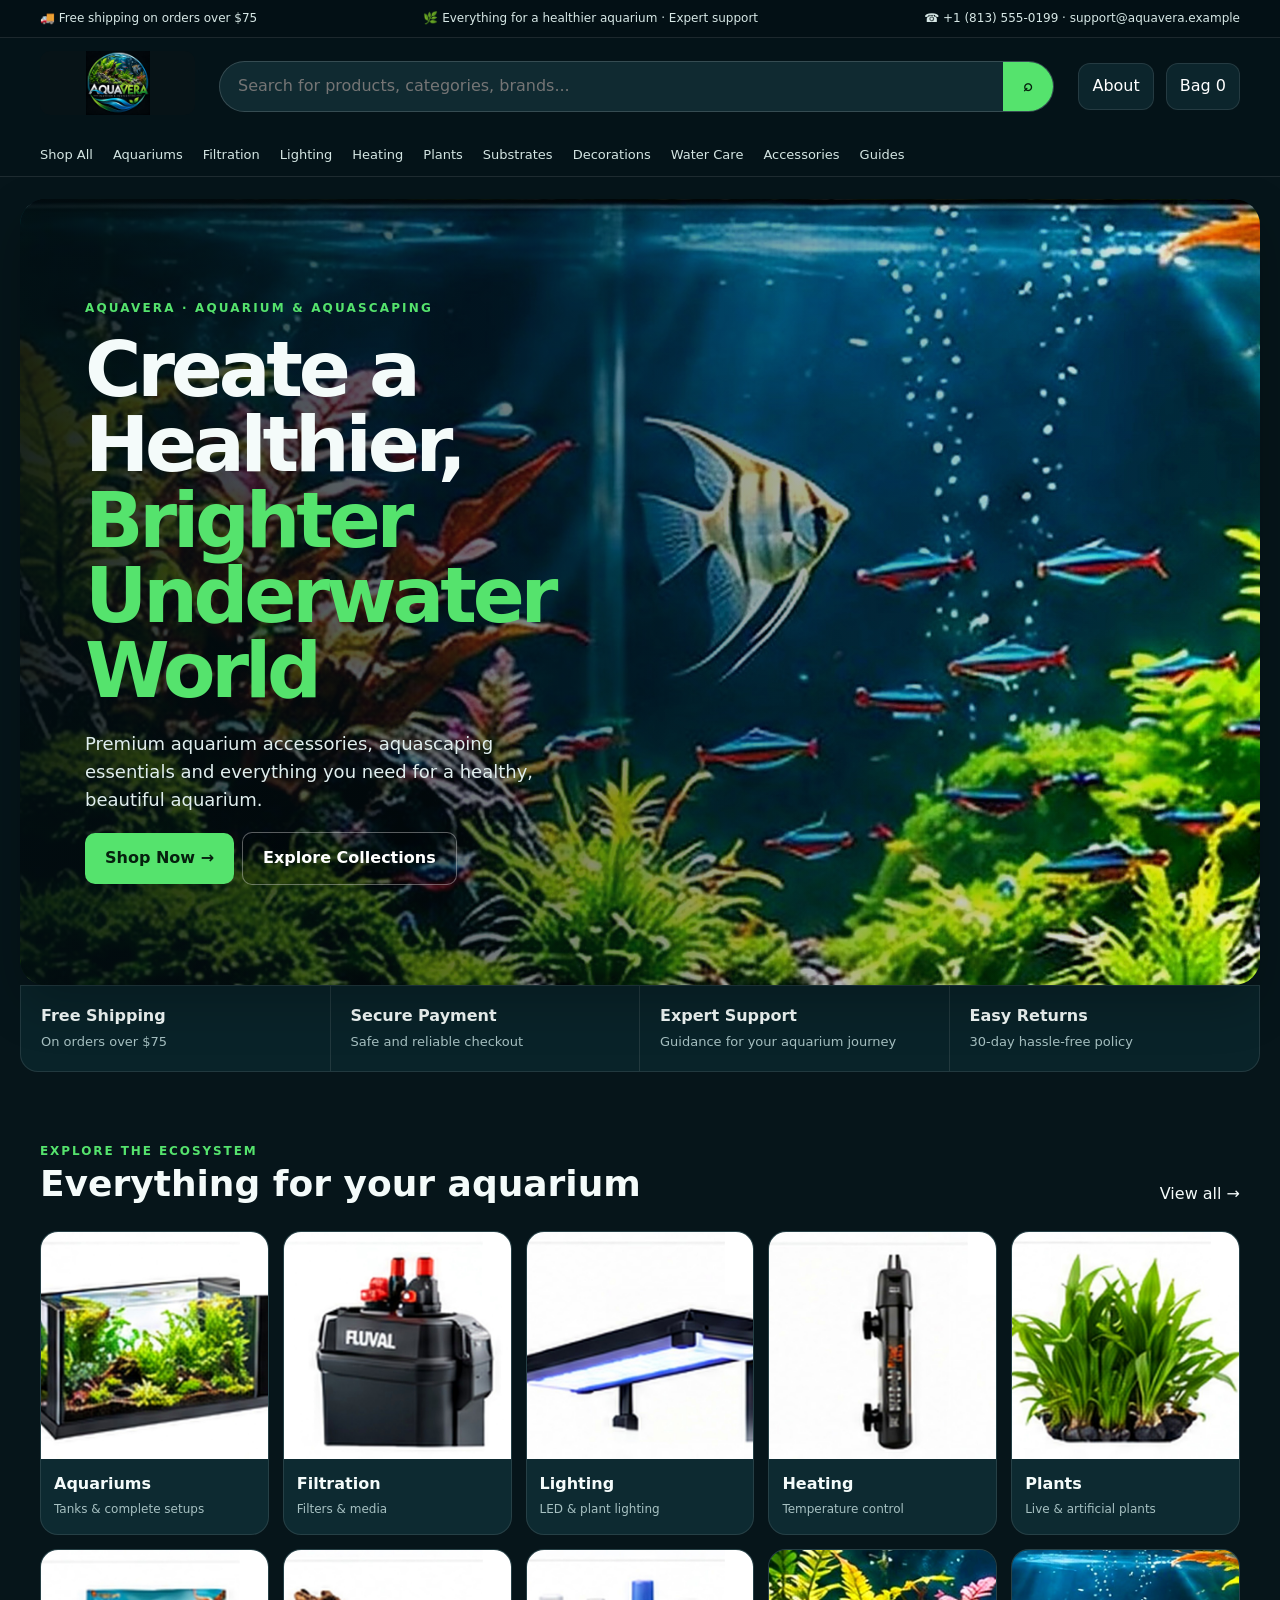
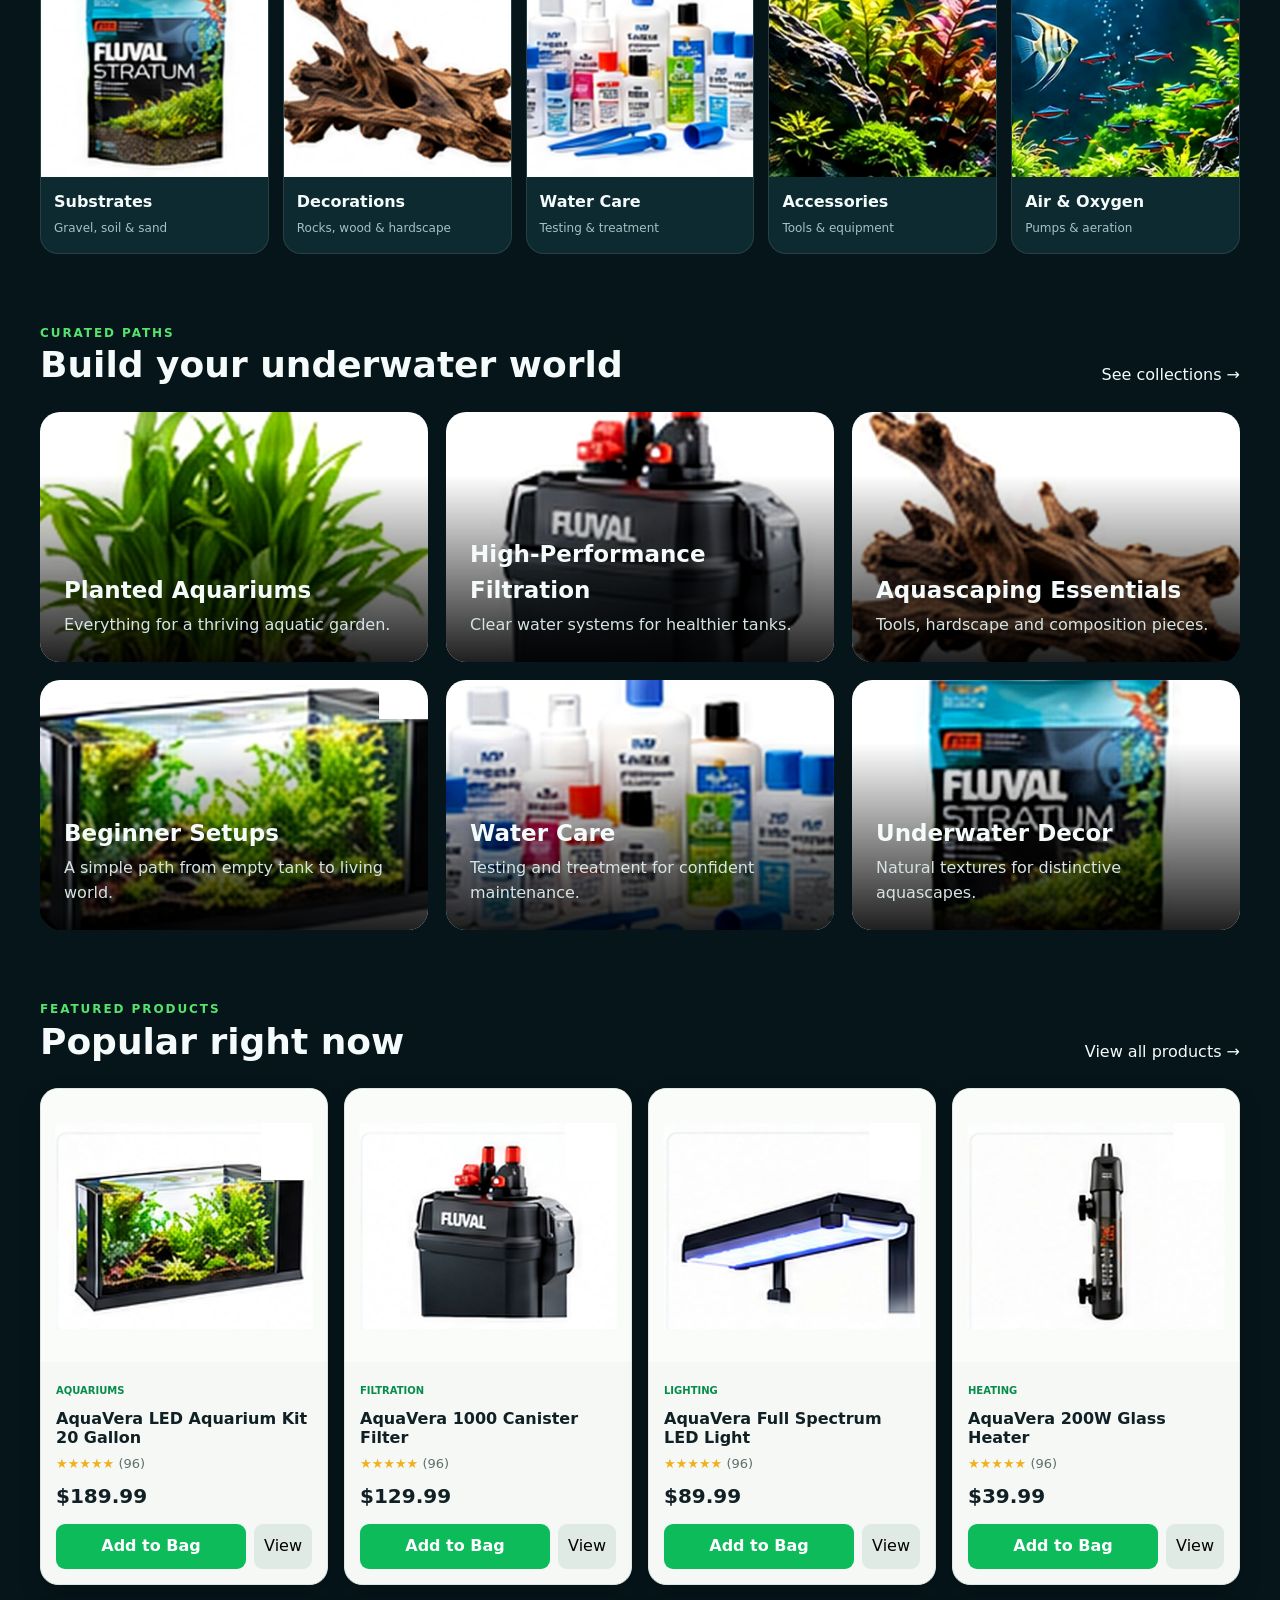
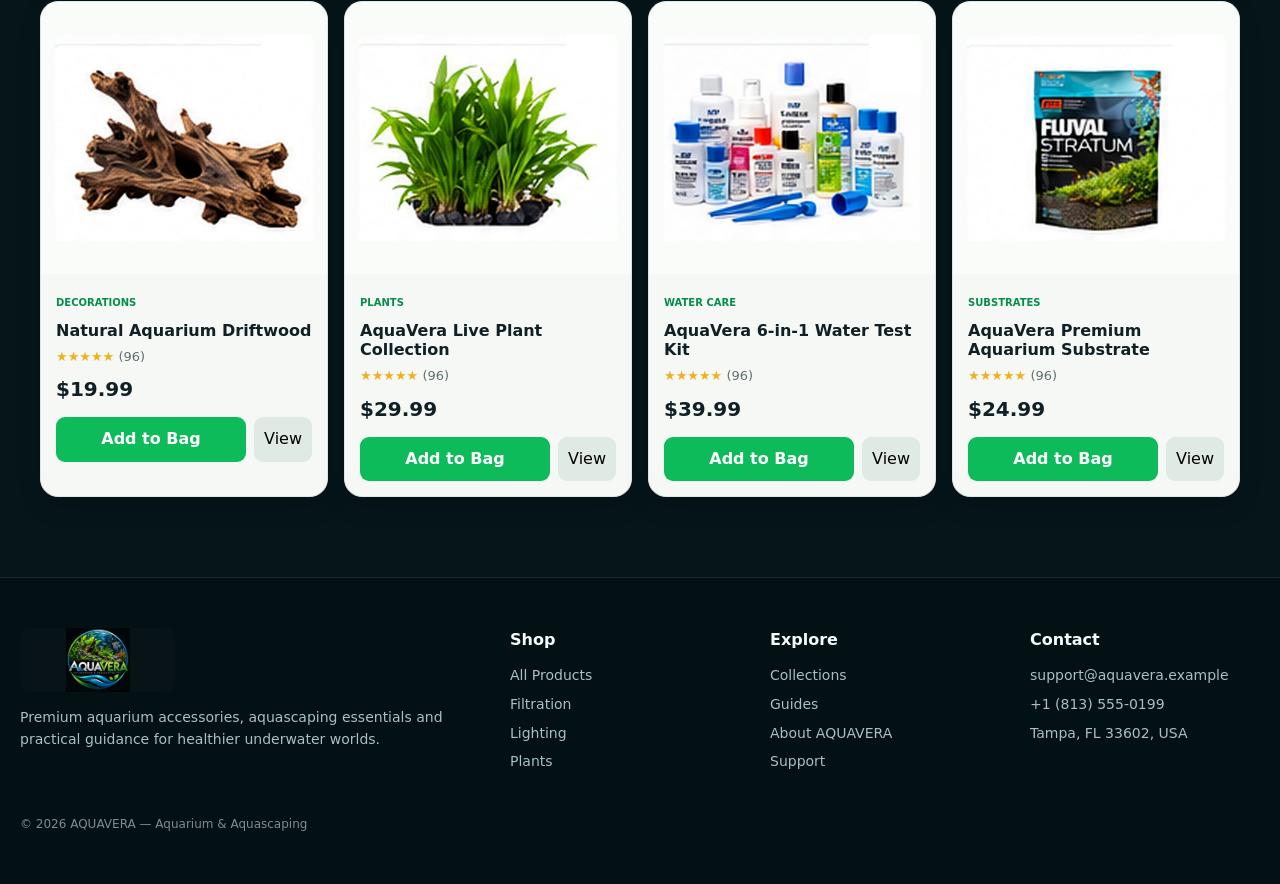
<file: index.html>
<!doctype html><html lang="en"><head><meta charset="utf-8"><meta name="viewport" content="width=device-width,initial-scale=1"><meta name="description" content="AQUAVERA — Aquarium & Aquascaping"><title>Home · AQUAVERA</title><link rel="icon" href="assets/images/branding/aquavera-logo.jpg"><link rel="stylesheet" href="css/style.css"><meta name="theme-color" content="#06151a"></head><body><div class="topbar"><div class="topbar-inner"><span>🚚 Free shipping on orders over $75</span><span>🌿 Everything for a healthier aquarium · Expert support</span><span>☎ +1 (813) 555-0199 · support@aquavera.example</span></div></div>
<header class="header"><div class="nav"><a href="index.html"><img class="logo" src="assets/images/branding/aquavera-logo.jpg" alt="AQUAVERA"></a><form class="search" data-search-form><input placeholder="Search for products, categories, brands..." aria-label="Search"><button>⌕</button></form><div class="nav-actions"><a class="icon-btn" href="pages/about.html">About</a><a class="icon-btn" href="pages/cart.html">Bag <span data-cart-count>0</span></a></div></div><nav class="menu"><a href="pages/shop.html">Shop All</a><a href="pages/shop.html?category=Aquariums">Aquariums</a><a href="pages/shop.html?category=Filtration">Filtration</a><a href="pages/shop.html?category=Lighting">Lighting</a><a href="pages/shop.html?category=Heating">Heating</a><a href="pages/shop.html?category=Plants">Plants</a><a href="pages/shop.html?category=Substrates">Substrates</a><a href="pages/shop.html?category=Decorations">Decorations</a><a href="pages/shop.html?category=Water%20Care">Water Care</a><a href="pages/shop.html?category=Accessories">Accessories</a><a href="pages/guides.html">Guides</a></nav></header><main><section class="hero"><div class="hero-copy"><div class="eyebrow">AQUAVERA · AQUARIUM & AQUASCAPING</div><h1>Create a Healthier, <span>Brighter Underwater World</span></h1><p>Premium aquarium accessories, aquascaping essentials and everything you need for a healthy, beautiful aquarium.</p><a class="btn btn-primary" href="pages/shop.html">Shop Now →</a><a class="btn btn-outline" href="pages/collections.html">Explore Collections</a></div></section><section class="benefits"><div class="benefit"><strong>Free Shipping</strong><span>On orders over $75</span></div><div class="benefit"><strong>Secure Payment</strong><span>Safe and reliable checkout</span></div><div class="benefit"><strong>Expert Support</strong><span>Guidance for your aquarium journey</span></div><div class="benefit"><strong>Easy Returns</strong><span>30-day hassle-free policy</span></div></section>
<section class="section"><div class="section-head"><div><div class="section-kicker">Explore the ecosystem</div><h2>Everything for your aquarium</h2></div><a href="pages/shop.html">View all →</a></div><div class="category-grid"><a class="category-card" href="pages/shop.html?category=Aquariums"><img src="assets/images/categories/aquariums.jpg" alt="Aquariums"><div><strong>Aquariums</strong><span>Tanks & complete setups</span></div></a><a class="category-card" href="pages/shop.html?category=Filtration"><img src="assets/images/categories/filtration.jpg" alt="Filtration"><div><strong>Filtration</strong><span>Filters & media</span></div></a><a class="category-card" href="pages/shop.html?category=Lighting"><img src="assets/images/categories/lighting.jpg" alt="Lighting"><div><strong>Lighting</strong><span>LED & plant lighting</span></div></a><a class="category-card" href="pages/shop.html?category=Heating"><img src="assets/images/categories/heating.jpg" alt="Heating"><div><strong>Heating</strong><span>Temperature control</span></div></a><a class="category-card" href="pages/shop.html?category=Plants"><img src="assets/images/categories/plants.jpg" alt="Plants"><div><strong>Plants</strong><span>Live & artificial plants</span></div></a><a class="category-card" href="pages/shop.html?category=Substrates"><img src="assets/images/categories/substrates.jpg" alt="Substrates"><div><strong>Substrates</strong><span>Gravel, soil & sand</span></div></a><a class="category-card" href="pages/shop.html?category=Decorations"><img src="assets/images/categories/decorations.jpg" alt="Decorations"><div><strong>Decorations</strong><span>Rocks, wood & hardscape</span></div></a><a class="category-card" href="pages/shop.html?category=Water Care"><img src="assets/images/categories/care.jpg" alt="Water Care"><div><strong>Water Care</strong><span>Testing & treatment</span></div></a><a class="category-card" href="pages/shop.html?category=Accessories"><img src="assets/images/categories/accessories.jpg" alt="Accessories"><div><strong>Accessories</strong><span>Tools & equipment</span></div></a><a class="category-card" href="pages/shop.html?category=Air & Oxygen"><img src="assets/images/categories/air-oxygen.jpg" alt="Air & Oxygen"><div><strong>Air & Oxygen</strong><span>Pumps & aeration</span></div></a></div></section>
<section class="section"><div class="section-head"><div><div class="section-kicker">Curated paths</div><h2>Build your underwater world</h2></div><a href="pages/collections.html">See collections →</a></div><div class="collection-grid"><a class="collection-card" href="pages/collections.html"><img src="assets/images/collections/planted-aquariums.jpg" alt="Planted Aquariums"><div class="copy"><h3>Planted Aquariums</h3><p>Everything for a thriving aquatic garden.</p></div></a><a class="collection-card" href="pages/collections.html"><img src="assets/images/collections/filtration-systems.jpg" alt="High-Performance Filtration"><div class="copy"><h3>High-Performance Filtration</h3><p>Clear water systems for healthier tanks.</p></div></a><a class="collection-card" href="pages/collections.html"><img src="assets/images/collections/aquascaping-essentials.jpg" alt="Aquascaping Essentials"><div class="copy"><h3>Aquascaping Essentials</h3><p>Tools, hardscape and composition pieces.</p></div></a><a class="collection-card" href="pages/collections.html"><img src="assets/images/collections/beginner-setups.jpg" alt="Beginner Setups"><div class="copy"><h3>Beginner Setups</h3><p>A simple path from empty tank to living world.</p></div></a><a class="collection-card" href="pages/collections.html"><img src="assets/images/collections/water-care.jpg" alt="Water Care"><div class="copy"><h3>Water Care</h3><p>Testing and treatment for confident maintenance.</p></div></a><a class="collection-card" href="pages/collections.html"><img src="assets/images/collections/underwater-decor.jpg" alt="Underwater Decor"><div class="copy"><h3>Underwater Decor</h3><p>Natural textures for distinctive aquascapes.</p></div></a></div></section>
<section class="section"><div class="section-head"><div><div class="section-kicker">Featured products</div><h2>Popular right now</h2></div><a href="pages/shop.html">View all products →</a></div><div class="product-grid" data-featured></div></section></main><footer class="footer"><div class="footer-inner"><div><img class="logo" src="assets/images/branding/aquavera-logo.jpg" alt="AQUAVERA"><p>Premium aquarium accessories, aquascaping essentials and practical guidance for healthier underwater worlds.</p></div><div><h4>Shop</h4><a href="pages/shop.html">All Products</a><a href="pages/shop.html?category=Filtration">Filtration</a><a href="pages/shop.html?category=Lighting">Lighting</a><a href="pages/shop.html?category=Plants">Plants</a></div><div><h4>Explore</h4><a href="pages/collections.html">Collections</a><a href="pages/guides.html">Guides</a><a href="pages/about.html">About AQUAVERA</a><a href="pages/contact.html">Support</a></div><div><h4>Contact</h4><p>support@aquavera.example</p><p>+1 (813) 555-0199</p><p>Tampa, FL 33602, USA</p></div></div><div style="max-width:1240px;margin:35px auto 0;color:#78908f;font-size:12px">© 2026 AQUAVERA — Aquarium & Aquascaping</div></footer><script src="js/data.js"></script><script src="js/app.js"></script></body></html>
</file>
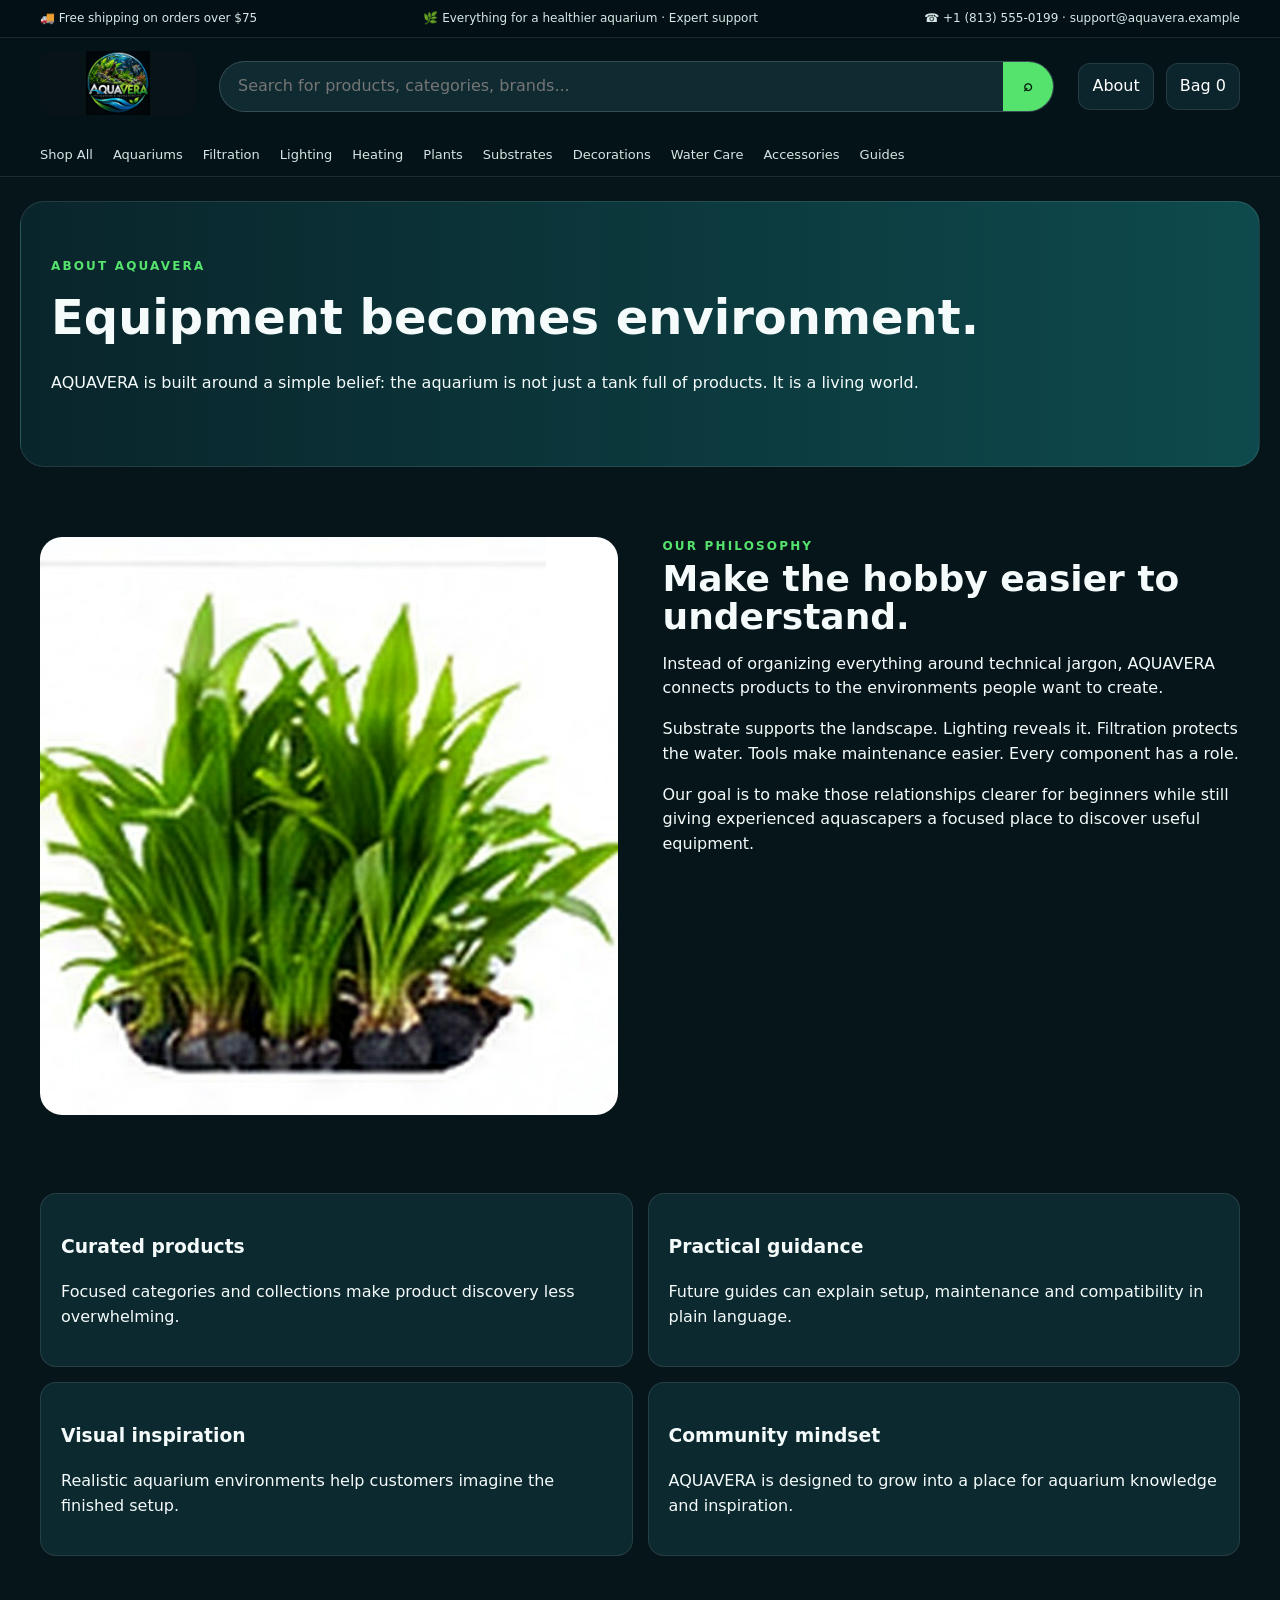
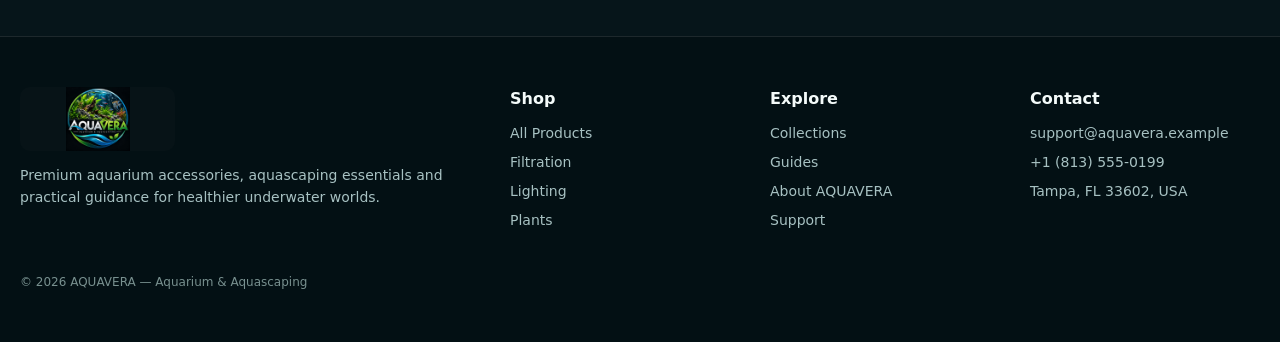
<file: pages/about.html>
<!doctype html><html lang="en"><head><meta charset="utf-8"><meta name="viewport" content="width=device-width,initial-scale=1"><meta name="description" content="AQUAVERA — Aquarium & Aquascaping"><title>About · AQUAVERA</title><link rel="icon" href="../assets/images/branding/aquavera-logo.jpg"><link rel="stylesheet" href="../css/style.css"></head><body><div class="topbar"><div class="topbar-inner"><span>🚚 Free shipping on orders over $75</span><span>🌿 Everything for a healthier aquarium · Expert support</span><span>☎ +1 (813) 555-0199 · support@aquavera.example</span></div></div>
<header class="header"><div class="nav"><a href="../index.html"><img class="logo" src="../assets/images/branding/aquavera-logo.jpg" alt="AQUAVERA"></a><form class="search" data-search-form><input placeholder="Search for products, categories, brands..." aria-label="Search"><button>⌕</button></form><div class="nav-actions"><a class="icon-btn" href="../pages/about.html">About</a><a class="icon-btn" href="../pages/cart.html">Bag <span data-cart-count>0</span></a></div></div><nav class="menu"><a href="../pages/shop.html">Shop All</a><a href="../pages/shop.html?category=Aquariums">Aquariums</a><a href="../pages/shop.html?category=Filtration">Filtration</a><a href="../pages/shop.html?category=Lighting">Lighting</a><a href="../pages/shop.html?category=Heating">Heating</a><a href="../pages/shop.html?category=Plants">Plants</a><a href="../pages/shop.html?category=Substrates">Substrates</a><a href="../pages/shop.html?category=Decorations">Decorations</a><a href="../pages/shop.html?category=Water%20Care">Water Care</a><a href="../pages/shop.html?category=Accessories">Accessories</a><a href="../pages/guides.html">Guides</a></nav></header><main><section class="page-hero"><div class="eyebrow">ABOUT AQUAVERA</div><h1>Equipment becomes environment.</h1><p>AQUAVERA is built around a simple belief: the aquarium is not just a tank full of products. It is a living world.</p></section><section class="section"><div class="detail"><div><img src="../assets/images/categories/plants.jpg" alt="Aquascaping"></div><div><div class="eyebrow">OUR PHILOSOPHY</div><h2>Make the hobby easier to understand.</h2><p>Instead of organizing everything around technical jargon, AQUAVERA connects products to the environments people want to create.</p><p>Substrate supports the landscape. Lighting reveals it. Filtration protects the water. Tools make maintenance easier. Every component has a role.</p><p>Our goal is to make those relationships clearer for beginners while still giving experienced aquascapers a focused place to discover useful equipment.</p></div></div></section><section class="section"><div class="faq"><article><h3>Curated products</h3><p>Focused categories and collections make product discovery less overwhelming.</p></article><article><h3>Practical guidance</h3><p>Future guides can explain setup, maintenance and compatibility in plain language.</p></article><article><h3>Visual inspiration</h3><p>Realistic aquarium environments help customers imagine the finished setup.</p></article><article><h3>Community mindset</h3><p>AQUAVERA is designed to grow into a place for aquarium knowledge and inspiration.</p></article></div></section></main><footer class="footer"><div class="footer-inner"><div><img class="logo" src="../assets/images/branding/aquavera-logo.jpg" alt="AQUAVERA"><p>Premium aquarium accessories, aquascaping essentials and practical guidance for healthier underwater worlds.</p></div><div><h4>Shop</h4><a href="shop.html">All Products</a><a href="shop.html?category=Filtration">Filtration</a><a href="shop.html?category=Lighting">Lighting</a><a href="shop.html?category=Plants">Plants</a></div><div><h4>Explore</h4><a href="collections.html">Collections</a><a href="guides.html">Guides</a><a href="about.html">About AQUAVERA</a><a href="contact.html">Support</a></div><div><h4>Contact</h4><p>support@aquavera.example</p><p>+1 (813) 555-0199</p><p>Tampa, FL 33602, USA</p></div></div><div style="max-width:1240px;margin:35px auto 0;color:#78908f;font-size:12px">© 2026 AQUAVERA — Aquarium & Aquascaping</div></footer><script src="../js/data.js"></script><script src="../js/app.js"></script></body></html>
</file>
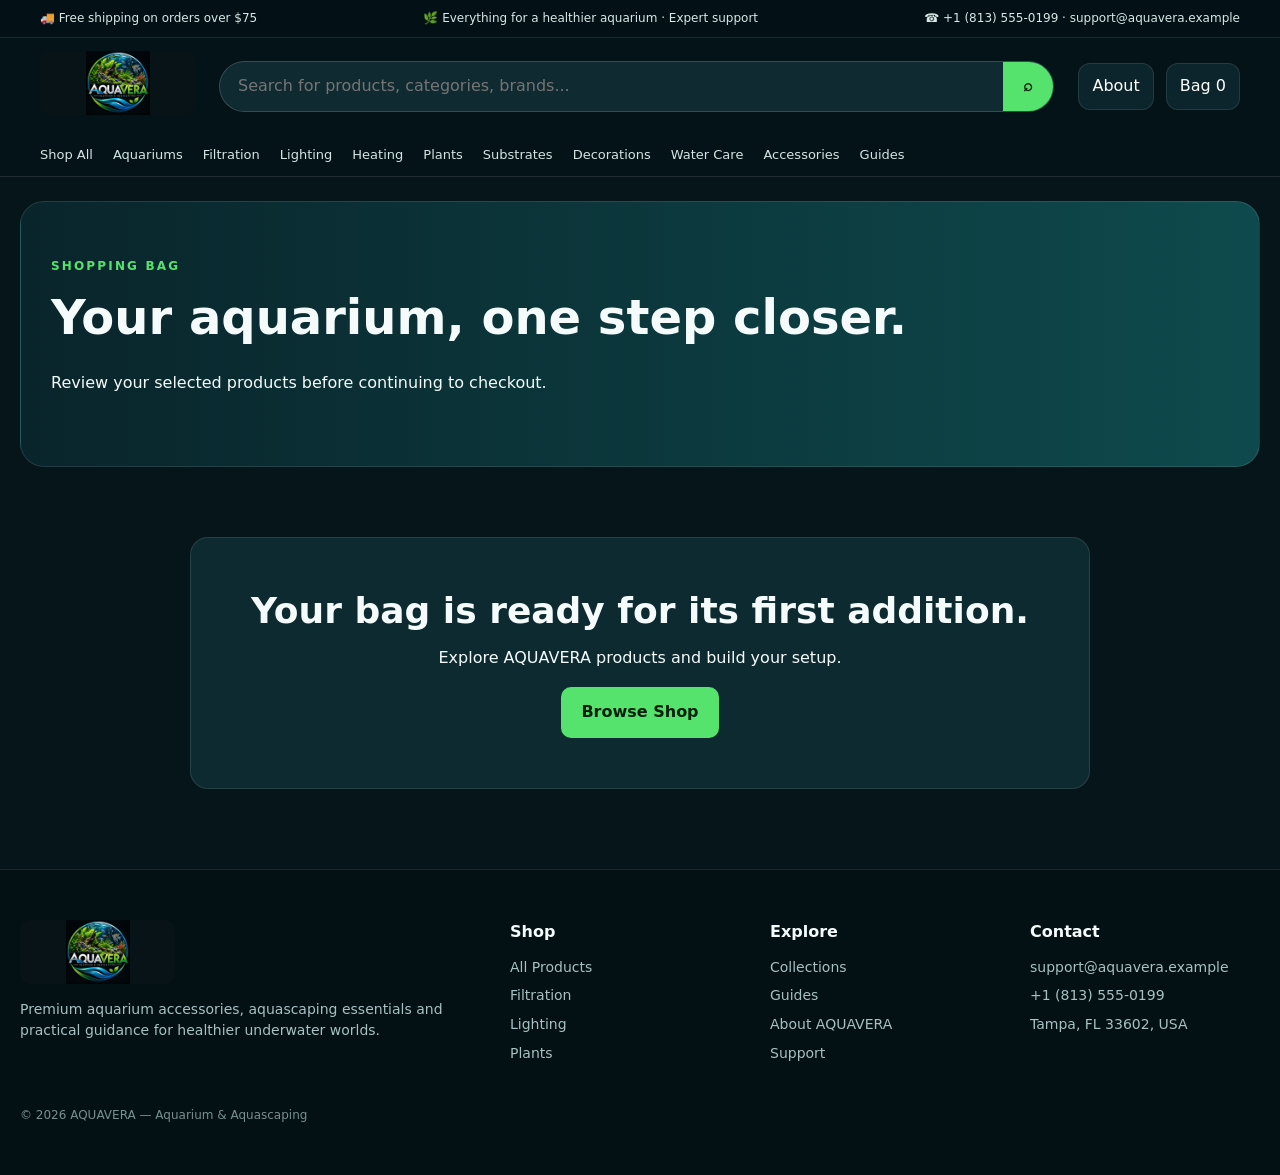
<file: pages/cart.html>
<!doctype html><html lang="en"><head><meta charset="utf-8"><meta name="viewport" content="width=device-width,initial-scale=1"><meta name="description" content="AQUAVERA — Aquarium & Aquascaping"><title>Shopping Bag · AQUAVERA</title><link rel="icon" href="../assets/images/branding/aquavera-logo.jpg"><link rel="stylesheet" href="../css/style.css"></head><body><div class="topbar"><div class="topbar-inner"><span>🚚 Free shipping on orders over $75</span><span>🌿 Everything for a healthier aquarium · Expert support</span><span>☎ +1 (813) 555-0199 · support@aquavera.example</span></div></div>
<header class="header"><div class="nav"><a href="../index.html"><img class="logo" src="../assets/images/branding/aquavera-logo.jpg" alt="AQUAVERA"></a><form class="search" data-search-form><input placeholder="Search for products, categories, brands..." aria-label="Search"><button>⌕</button></form><div class="nav-actions"><a class="icon-btn" href="../pages/about.html">About</a><a class="icon-btn" href="../pages/cart.html">Bag <span data-cart-count>0</span></a></div></div><nav class="menu"><a href="../pages/shop.html">Shop All</a><a href="../pages/shop.html?category=Aquariums">Aquariums</a><a href="../pages/shop.html?category=Filtration">Filtration</a><a href="../pages/shop.html?category=Lighting">Lighting</a><a href="../pages/shop.html?category=Heating">Heating</a><a href="../pages/shop.html?category=Plants">Plants</a><a href="../pages/shop.html?category=Substrates">Substrates</a><a href="../pages/shop.html?category=Decorations">Decorations</a><a href="../pages/shop.html?category=Water%20Care">Water Care</a><a href="../pages/shop.html?category=Accessories">Accessories</a><a href="../pages/guides.html">Guides</a></nav></header><main><section class='page-hero'><div class='eyebrow'>SHOPPING BAG</div><h1>Your aquarium, one step closer.</h1><p>Review your selected products before continuing to checkout.</p></section><section class='section'><div class='cart-panel' data-cart></div></section></main><footer class="footer"><div class="footer-inner"><div><img class="logo" src="../assets/images/branding/aquavera-logo.jpg" alt="AQUAVERA"><p>Premium aquarium accessories, aquascaping essentials and practical guidance for healthier underwater worlds.</p></div><div><h4>Shop</h4><a href="shop.html">All Products</a><a href="shop.html?category=Filtration">Filtration</a><a href="shop.html?category=Lighting">Lighting</a><a href="shop.html?category=Plants">Plants</a></div><div><h4>Explore</h4><a href="collections.html">Collections</a><a href="guides.html">Guides</a><a href="about.html">About AQUAVERA</a><a href="contact.html">Support</a></div><div><h4>Contact</h4><p>support@aquavera.example</p><p>+1 (813) 555-0199</p><p>Tampa, FL 33602, USA</p></div></div><div style="max-width:1240px;margin:35px auto 0;color:#78908f;font-size:12px">© 2026 AQUAVERA — Aquarium & Aquascaping</div></footer><script src="../js/data.js"></script><script src="../js/app.js"></script></body></html>
</file>
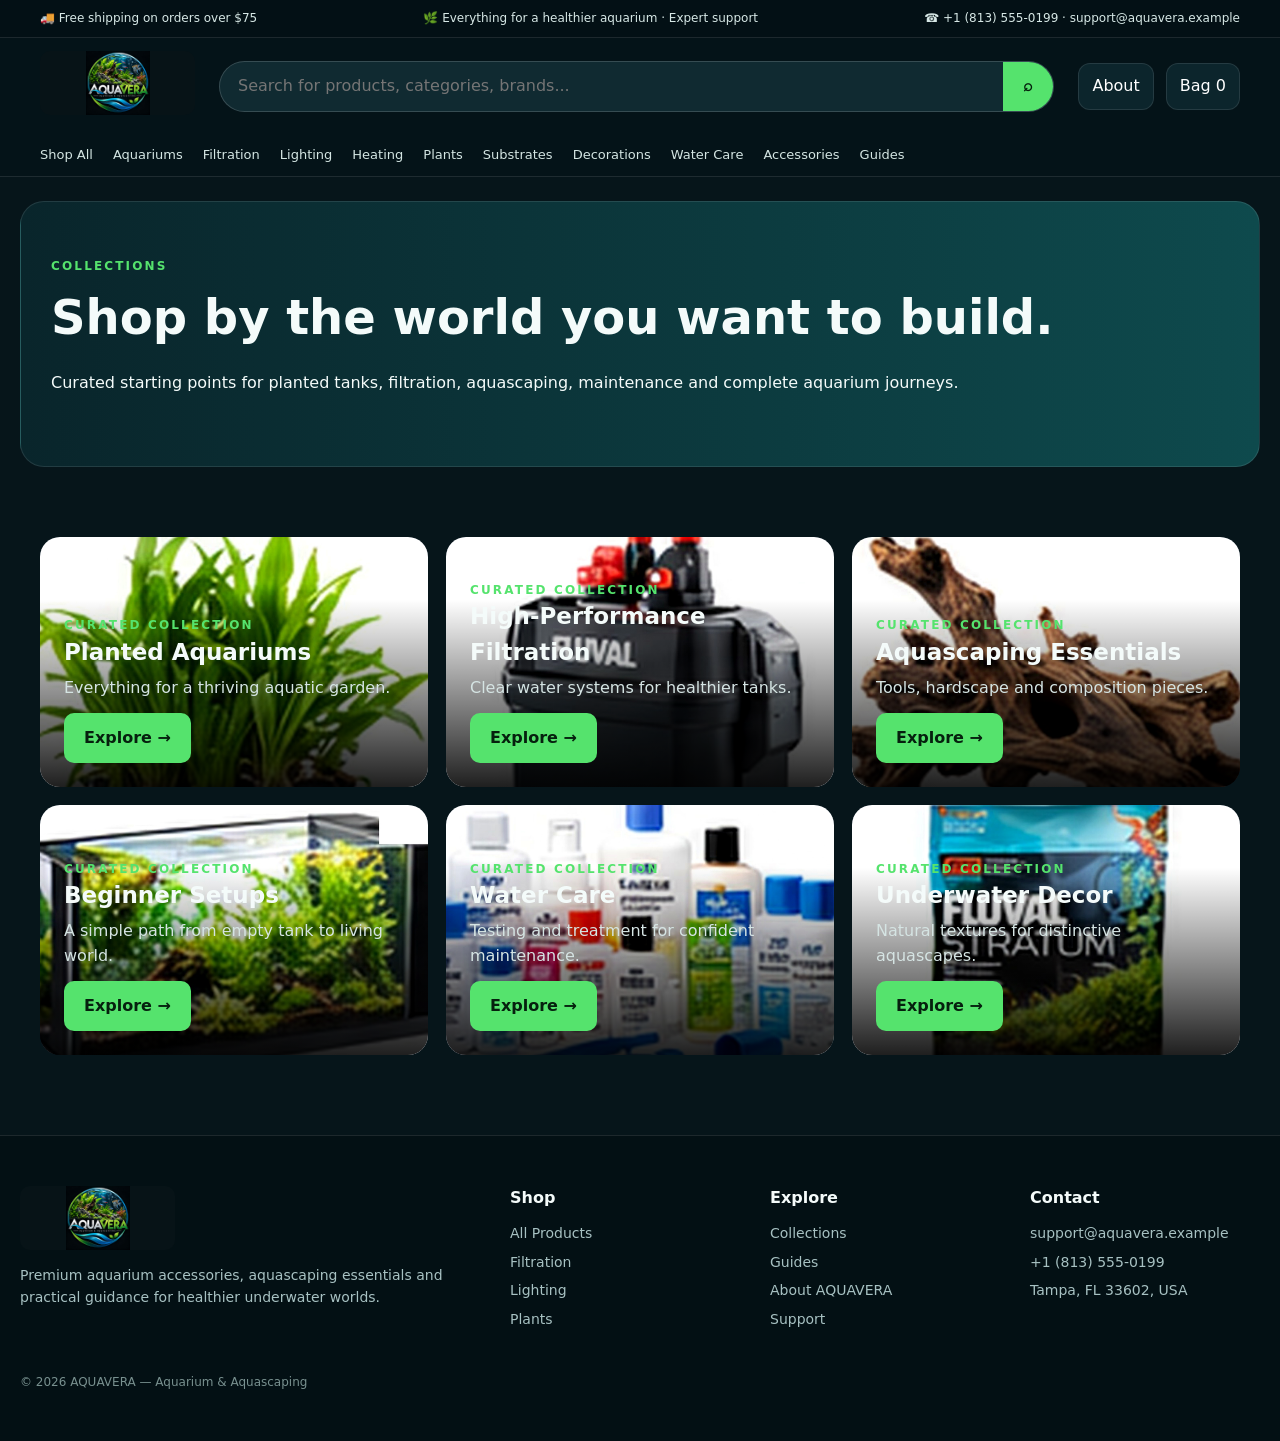
<file: pages/collections.html>
<!doctype html><html lang="en"><head><meta charset="utf-8"><meta name="viewport" content="width=device-width,initial-scale=1"><meta name="description" content="AQUAVERA — Aquarium & Aquascaping"><title>Collections · AQUAVERA</title><link rel="icon" href="../assets/images/branding/aquavera-logo.jpg"><link rel="stylesheet" href="../css/style.css"></head><body><div class="topbar"><div class="topbar-inner"><span>🚚 Free shipping on orders over $75</span><span>🌿 Everything for a healthier aquarium · Expert support</span><span>☎ +1 (813) 555-0199 · support@aquavera.example</span></div></div>
<header class="header"><div class="nav"><a href="../index.html"><img class="logo" src="../assets/images/branding/aquavera-logo.jpg" alt="AQUAVERA"></a><form class="search" data-search-form><input placeholder="Search for products, categories, brands..." aria-label="Search"><button>⌕</button></form><div class="nav-actions"><a class="icon-btn" href="../pages/about.html">About</a><a class="icon-btn" href="../pages/cart.html">Bag <span data-cart-count>0</span></a></div></div><nav class="menu"><a href="../pages/shop.html">Shop All</a><a href="../pages/shop.html?category=Aquariums">Aquariums</a><a href="../pages/shop.html?category=Filtration">Filtration</a><a href="../pages/shop.html?category=Lighting">Lighting</a><a href="../pages/shop.html?category=Heating">Heating</a><a href="../pages/shop.html?category=Plants">Plants</a><a href="../pages/shop.html?category=Substrates">Substrates</a><a href="../pages/shop.html?category=Decorations">Decorations</a><a href="../pages/shop.html?category=Water%20Care">Water Care</a><a href="../pages/shop.html?category=Accessories">Accessories</a><a href="../pages/guides.html">Guides</a></nav></header><main><section class="page-hero"><div class="eyebrow">COLLECTIONS</div><h1>Shop by the world you want to build.</h1><p>Curated starting points for planted tanks, filtration, aquascaping, maintenance and complete aquarium journeys.</p></section><section class="section"><div class="collection-grid"><article class="collection-card"><img src="../assets/images/collections/planted-aquariums.jpg" alt="Planted Aquariums"><div class="copy"><div class="eyebrow">CURATED COLLECTION</div><h3>Planted Aquariums</h3><p>Everything for a thriving aquatic garden.</p><a class="btn btn-primary" style="margin-top:12px" href="shop.html">Explore →</a></div></article><article class="collection-card"><img src="../assets/images/collections/filtration-systems.jpg" alt="High-Performance Filtration"><div class="copy"><div class="eyebrow">CURATED COLLECTION</div><h3>High-Performance Filtration</h3><p>Clear water systems for healthier tanks.</p><a class="btn btn-primary" style="margin-top:12px" href="shop.html">Explore →</a></div></article><article class="collection-card"><img src="../assets/images/collections/aquascaping-essentials.jpg" alt="Aquascaping Essentials"><div class="copy"><div class="eyebrow">CURATED COLLECTION</div><h3>Aquascaping Essentials</h3><p>Tools, hardscape and composition pieces.</p><a class="btn btn-primary" style="margin-top:12px" href="shop.html">Explore →</a></div></article><article class="collection-card"><img src="../assets/images/collections/beginner-setups.jpg" alt="Beginner Setups"><div class="copy"><div class="eyebrow">CURATED COLLECTION</div><h3>Beginner Setups</h3><p>A simple path from empty tank to living world.</p><a class="btn btn-primary" style="margin-top:12px" href="shop.html">Explore →</a></div></article><article class="collection-card"><img src="../assets/images/collections/water-care.jpg" alt="Water Care"><div class="copy"><div class="eyebrow">CURATED COLLECTION</div><h3>Water Care</h3><p>Testing and treatment for confident maintenance.</p><a class="btn btn-primary" style="margin-top:12px" href="shop.html">Explore →</a></div></article><article class="collection-card"><img src="../assets/images/collections/underwater-decor.jpg" alt="Underwater Decor"><div class="copy"><div class="eyebrow">CURATED COLLECTION</div><h3>Underwater Decor</h3><p>Natural textures for distinctive aquascapes.</p><a class="btn btn-primary" style="margin-top:12px" href="shop.html">Explore →</a></div></article></div></section></main><footer class="footer"><div class="footer-inner"><div><img class="logo" src="../assets/images/branding/aquavera-logo.jpg" alt="AQUAVERA"><p>Premium aquarium accessories, aquascaping essentials and practical guidance for healthier underwater worlds.</p></div><div><h4>Shop</h4><a href="shop.html">All Products</a><a href="shop.html?category=Filtration">Filtration</a><a href="shop.html?category=Lighting">Lighting</a><a href="shop.html?category=Plants">Plants</a></div><div><h4>Explore</h4><a href="collections.html">Collections</a><a href="guides.html">Guides</a><a href="about.html">About AQUAVERA</a><a href="contact.html">Support</a></div><div><h4>Contact</h4><p>support@aquavera.example</p><p>+1 (813) 555-0199</p><p>Tampa, FL 33602, USA</p></div></div><div style="max-width:1240px;margin:35px auto 0;color:#78908f;font-size:12px">© 2026 AQUAVERA — Aquarium & Aquascaping</div></footer><script src="../js/data.js"></script><script src="../js/app.js"></script></body></html>
</file>
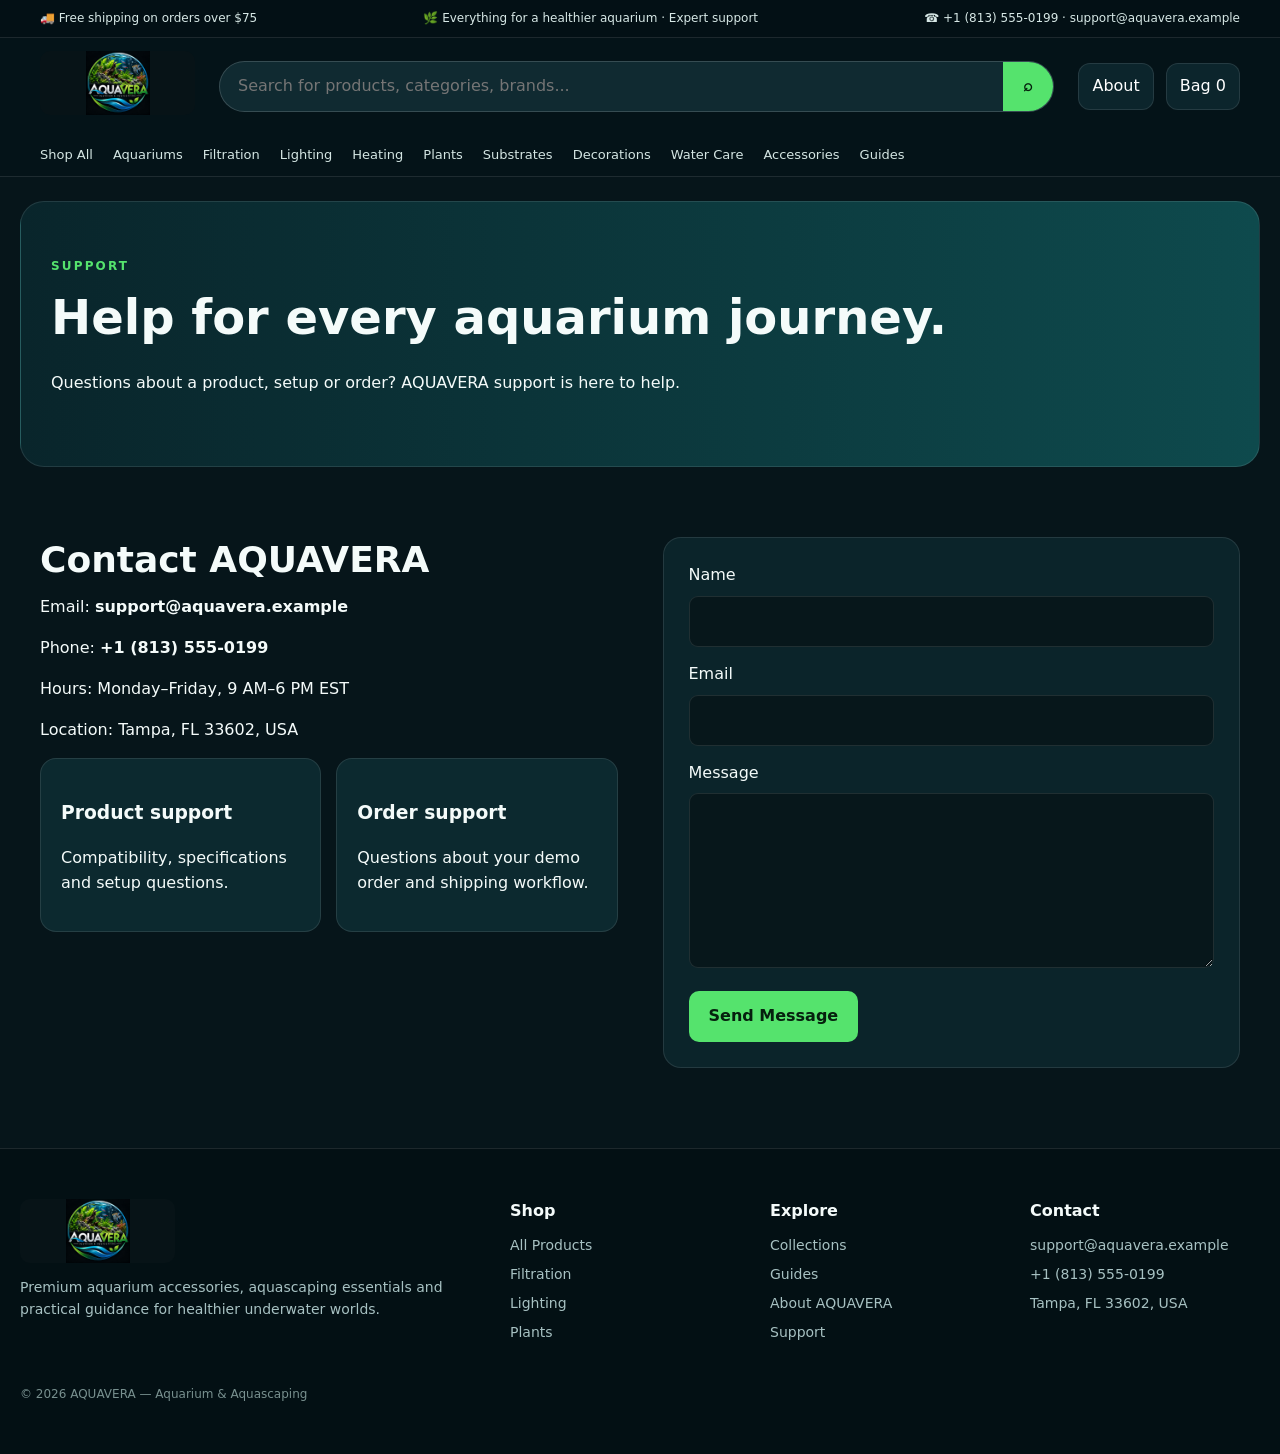
<file: pages/contact.html>
<!doctype html><html lang="en"><head><meta charset="utf-8"><meta name="viewport" content="width=device-width,initial-scale=1"><meta name="description" content="AQUAVERA — Aquarium & Aquascaping"><title>Support · AQUAVERA</title><link rel="icon" href="../assets/images/branding/aquavera-logo.jpg"><link rel="stylesheet" href="../css/style.css"></head><body><div class="topbar"><div class="topbar-inner"><span>🚚 Free shipping on orders over $75</span><span>🌿 Everything for a healthier aquarium · Expert support</span><span>☎ +1 (813) 555-0199 · support@aquavera.example</span></div></div>
<header class="header"><div class="nav"><a href="../index.html"><img class="logo" src="../assets/images/branding/aquavera-logo.jpg" alt="AQUAVERA"></a><form class="search" data-search-form><input placeholder="Search for products, categories, brands..." aria-label="Search"><button>⌕</button></form><div class="nav-actions"><a class="icon-btn" href="../pages/about.html">About</a><a class="icon-btn" href="../pages/cart.html">Bag <span data-cart-count>0</span></a></div></div><nav class="menu"><a href="../pages/shop.html">Shop All</a><a href="../pages/shop.html?category=Aquariums">Aquariums</a><a href="../pages/shop.html?category=Filtration">Filtration</a><a href="../pages/shop.html?category=Lighting">Lighting</a><a href="../pages/shop.html?category=Heating">Heating</a><a href="../pages/shop.html?category=Plants">Plants</a><a href="../pages/shop.html?category=Substrates">Substrates</a><a href="../pages/shop.html?category=Decorations">Decorations</a><a href="../pages/shop.html?category=Water%20Care">Water Care</a><a href="../pages/shop.html?category=Accessories">Accessories</a><a href="../pages/guides.html">Guides</a></nav></header><main><section class="page-hero"><div class="eyebrow">SUPPORT</div><h1>Help for every aquarium journey.</h1><p>Questions about a product, setup or order? AQUAVERA support is here to help.</p></section><section class="section"><div class="detail"><div><h2>Contact AQUAVERA</h2><p>Email: <strong>support@aquavera.example</strong></p><p>Phone: <strong>+1 (813) 555-0199</strong></p><p>Hours: Monday–Friday, 9 AM–6 PM EST</p><p>Location: Tampa, FL 33602, USA</p><div class="faq"><article><h3>Product support</h3><p>Compatibility, specifications and setup questions.</p></article><article><h3>Order support</h3><p>Questions about your demo order and shipping workflow.</p></article></div></div><form style="background:#0b242a;padding:25px;border-radius:18px;border:1px solid var(--line)" onsubmit="event.preventDefault();toast('Demo message received — connect your form service to send it.');"><label>Name<input required style="width:100%;margin:8px 0 15px;padding:12px;background:#07171b;border:1px solid var(--line);border-radius:9px;color:#fff"></label><label>Email<input required type="email" style="width:100%;margin:8px 0 15px;padding:12px;background:#07171b;border:1px solid var(--line);border-radius:9px;color:#fff"></label><label>Message<textarea required rows="6" style="width:100%;margin:8px 0 15px;padding:12px;background:#07171b;border:1px solid var(--line);border-radius:9px;color:#fff"></textarea></label><button class="btn btn-primary">Send Message</button></form></div></section></main><footer class="footer"><div class="footer-inner"><div><img class="logo" src="../assets/images/branding/aquavera-logo.jpg" alt="AQUAVERA"><p>Premium aquarium accessories, aquascaping essentials and practical guidance for healthier underwater worlds.</p></div><div><h4>Shop</h4><a href="shop.html">All Products</a><a href="shop.html?category=Filtration">Filtration</a><a href="shop.html?category=Lighting">Lighting</a><a href="shop.html?category=Plants">Plants</a></div><div><h4>Explore</h4><a href="collections.html">Collections</a><a href="guides.html">Guides</a><a href="about.html">About AQUAVERA</a><a href="contact.html">Support</a></div><div><h4>Contact</h4><p>support@aquavera.example</p><p>+1 (813) 555-0199</p><p>Tampa, FL 33602, USA</p></div></div><div style="max-width:1240px;margin:35px auto 0;color:#78908f;font-size:12px">© 2026 AQUAVERA — Aquarium & Aquascaping</div></footer><script src="../js/data.js"></script><script src="../js/app.js"></script></body></html>
</file>
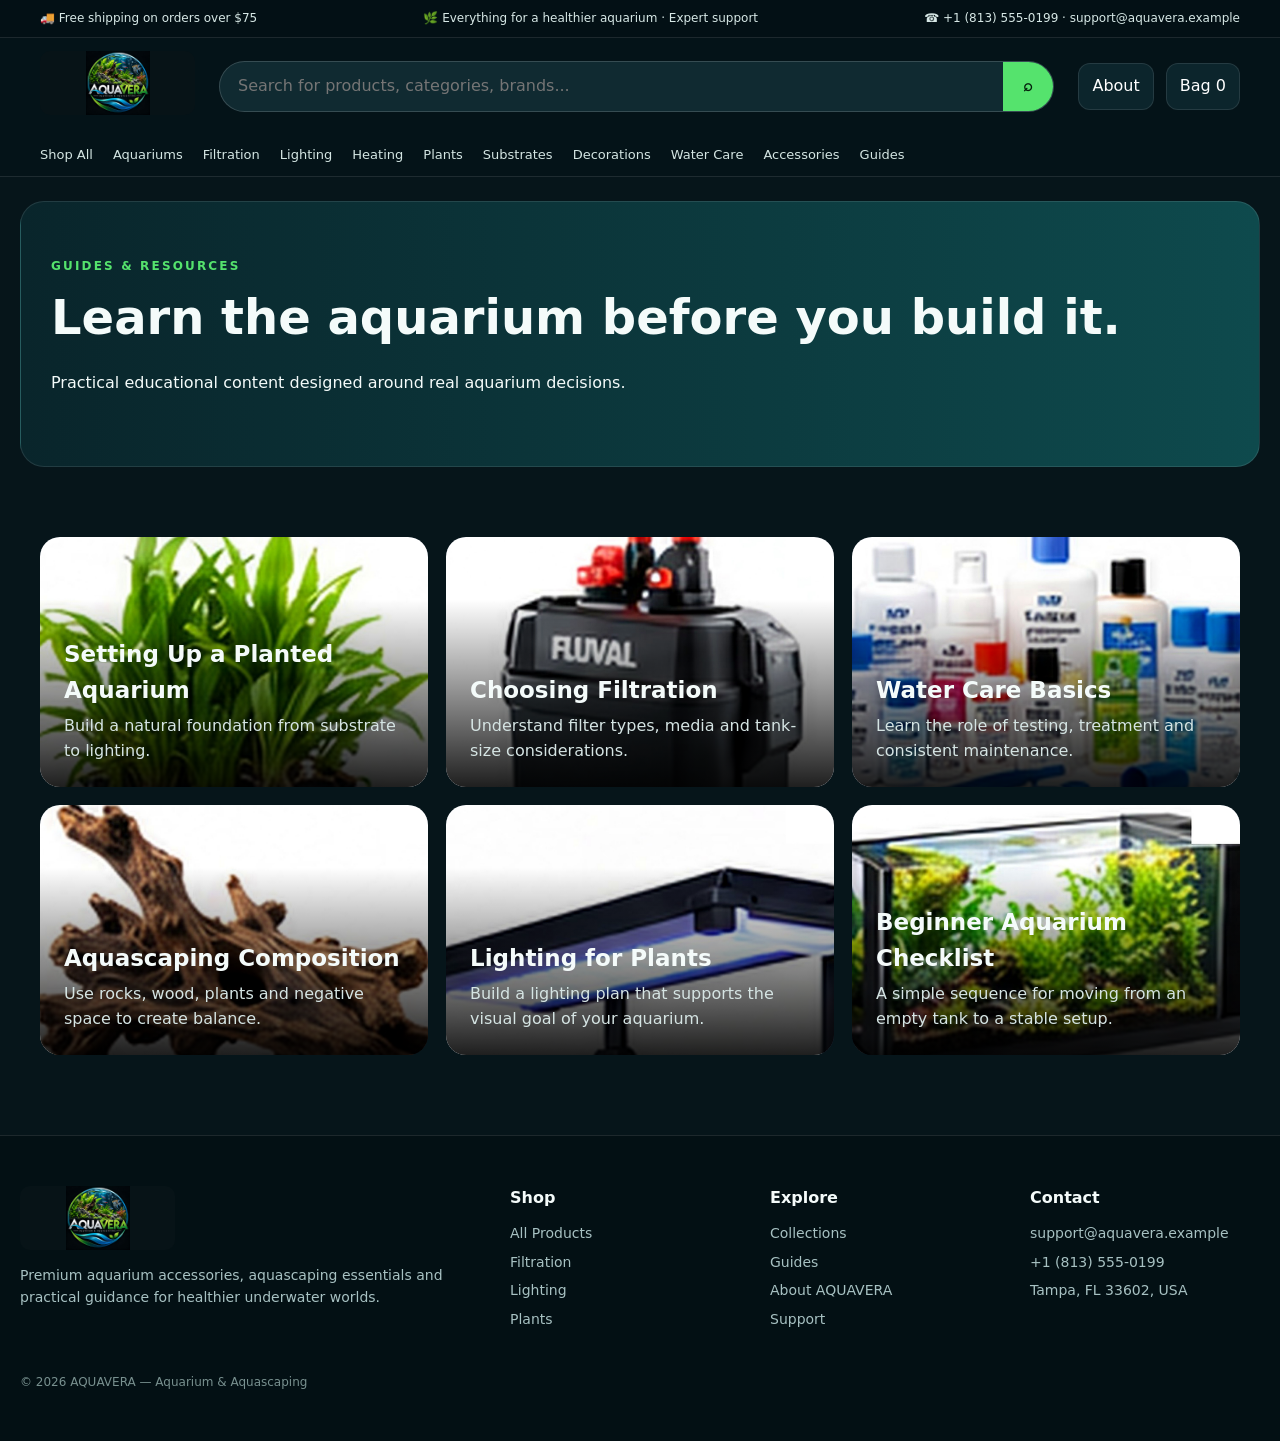
<file: pages/guides.html>
<!doctype html><html lang="en"><head><meta charset="utf-8"><meta name="viewport" content="width=device-width,initial-scale=1"><meta name="description" content="AQUAVERA — Aquarium & Aquascaping"><title>Guides · AQUAVERA</title><link rel="icon" href="../assets/images/branding/aquavera-logo.jpg"><link rel="stylesheet" href="../css/style.css"></head><body><div class="topbar"><div class="topbar-inner"><span>🚚 Free shipping on orders over $75</span><span>🌿 Everything for a healthier aquarium · Expert support</span><span>☎ +1 (813) 555-0199 · support@aquavera.example</span></div></div>
<header class="header"><div class="nav"><a href="../index.html"><img class="logo" src="../assets/images/branding/aquavera-logo.jpg" alt="AQUAVERA"></a><form class="search" data-search-form><input placeholder="Search for products, categories, brands..." aria-label="Search"><button>⌕</button></form><div class="nav-actions"><a class="icon-btn" href="../pages/about.html">About</a><a class="icon-btn" href="../pages/cart.html">Bag <span data-cart-count>0</span></a></div></div><nav class="menu"><a href="../pages/shop.html">Shop All</a><a href="../pages/shop.html?category=Aquariums">Aquariums</a><a href="../pages/shop.html?category=Filtration">Filtration</a><a href="../pages/shop.html?category=Lighting">Lighting</a><a href="../pages/shop.html?category=Heating">Heating</a><a href="../pages/shop.html?category=Plants">Plants</a><a href="../pages/shop.html?category=Substrates">Substrates</a><a href="../pages/shop.html?category=Decorations">Decorations</a><a href="../pages/shop.html?category=Water%20Care">Water Care</a><a href="../pages/shop.html?category=Accessories">Accessories</a><a href="../pages/guides.html">Guides</a></nav></header><main><section class="page-hero"><div class="eyebrow">GUIDES & RESOURCES</div><h1>Learn the aquarium before you build it.</h1><p>Practical educational content designed around real aquarium decisions.</p></section><section class="section"><div class="collection-grid"><article class="collection-card"><img src="../assets/images/categories/plants.jpg"><div class="copy"><h3>Setting Up a Planted Aquarium</h3><p>Build a natural foundation from substrate to lighting.</p></div></article><article class="collection-card"><img src="../assets/images/categories/filtration.jpg"><div class="copy"><h3>Choosing Filtration</h3><p>Understand filter types, media and tank-size considerations.</p></div></article><article class="collection-card"><img src="../assets/images/categories/care.jpg"><div class="copy"><h3>Water Care Basics</h3><p>Learn the role of testing, treatment and consistent maintenance.</p></div></article><article class="collection-card"><img src="../assets/images/categories/decorations.jpg"><div class="copy"><h3>Aquascaping Composition</h3><p>Use rocks, wood, plants and negative space to create balance.</p></div></article><article class="collection-card"><img src="../assets/images/categories/lighting.jpg"><div class="copy"><h3>Lighting for Plants</h3><p>Build a lighting plan that supports the visual goal of your aquarium.</p></div></article><article class="collection-card"><img src="../assets/images/categories/aquariums.jpg"><div class="copy"><h3>Beginner Aquarium Checklist</h3><p>A simple sequence for moving from an empty tank to a stable setup.</p></div></article></div></section></main><footer class="footer"><div class="footer-inner"><div><img class="logo" src="../assets/images/branding/aquavera-logo.jpg" alt="AQUAVERA"><p>Premium aquarium accessories, aquascaping essentials and practical guidance for healthier underwater worlds.</p></div><div><h4>Shop</h4><a href="shop.html">All Products</a><a href="shop.html?category=Filtration">Filtration</a><a href="shop.html?category=Lighting">Lighting</a><a href="shop.html?category=Plants">Plants</a></div><div><h4>Explore</h4><a href="collections.html">Collections</a><a href="guides.html">Guides</a><a href="about.html">About AQUAVERA</a><a href="contact.html">Support</a></div><div><h4>Contact</h4><p>support@aquavera.example</p><p>+1 (813) 555-0199</p><p>Tampa, FL 33602, USA</p></div></div><div style="max-width:1240px;margin:35px auto 0;color:#78908f;font-size:12px">© 2026 AQUAVERA — Aquarium & Aquascaping</div></footer><script src="../js/data.js"></script><script src="../js/app.js"></script></body></html>
</file>
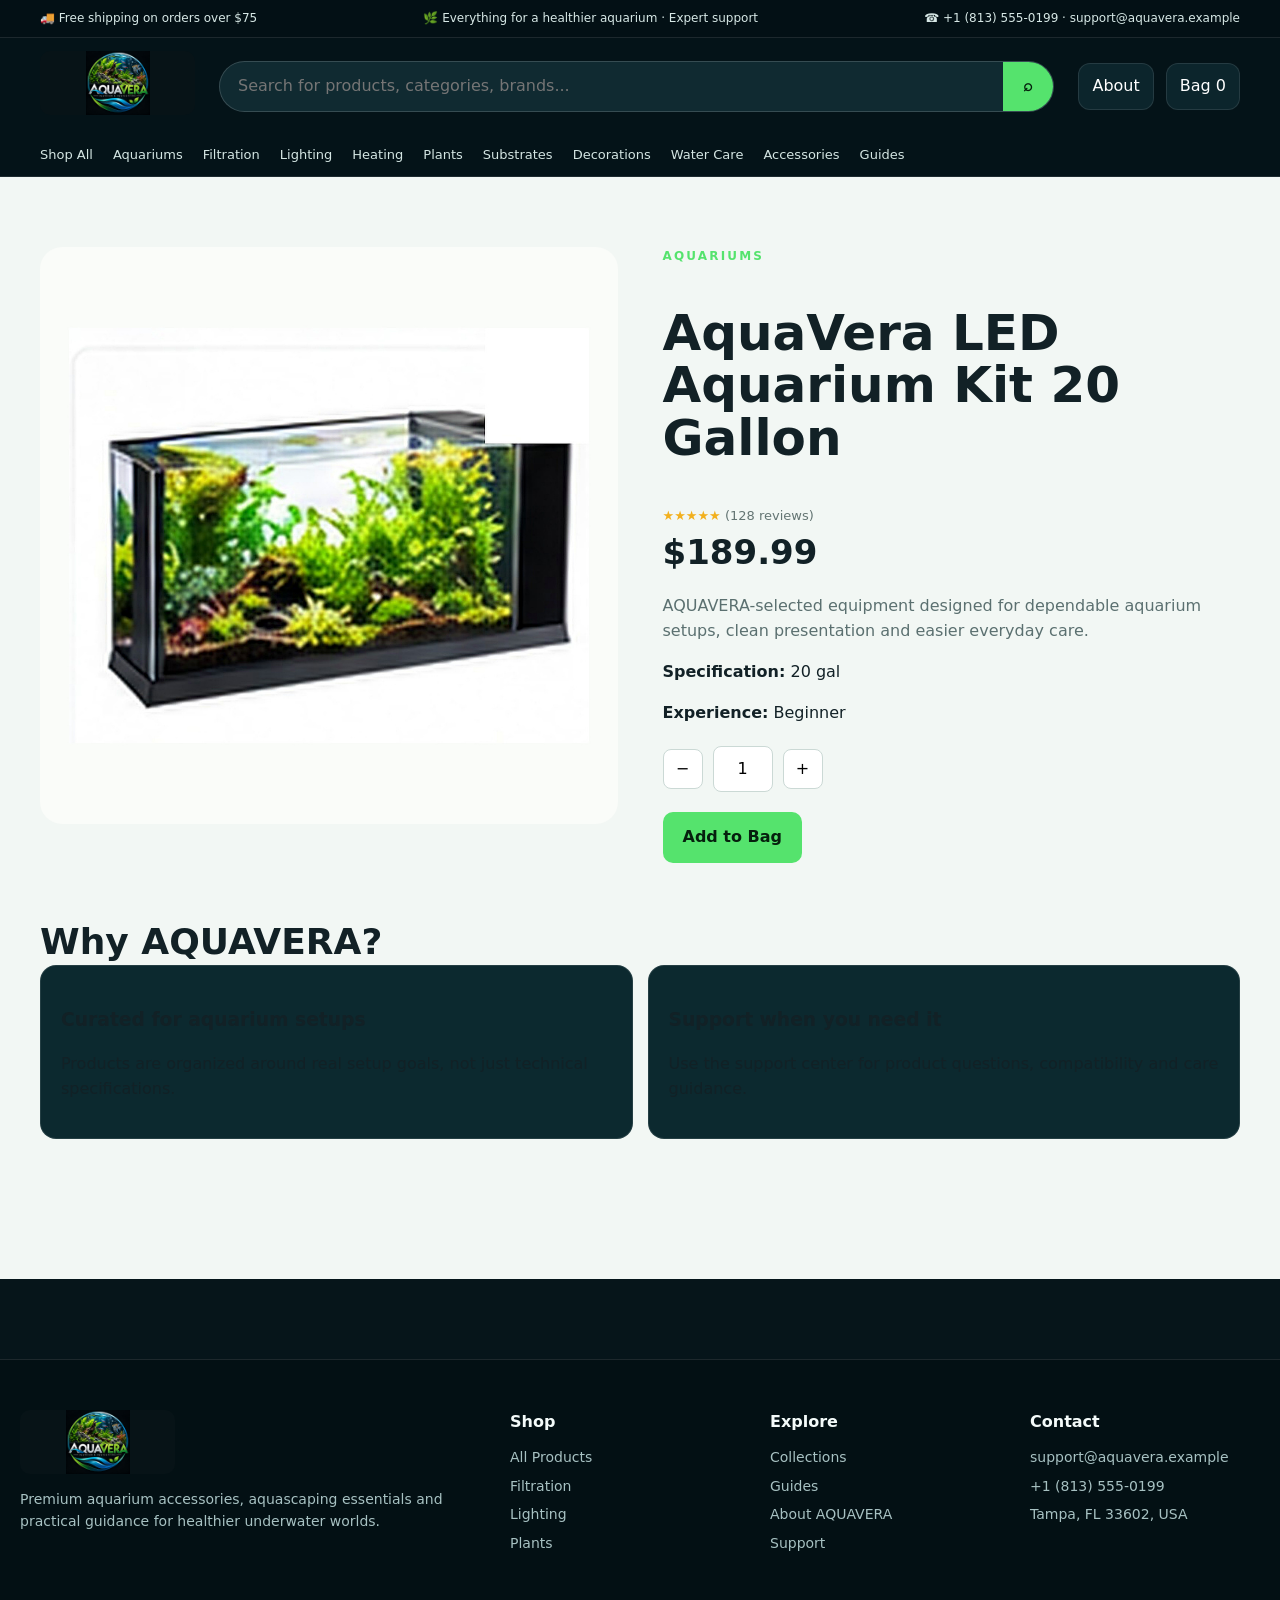
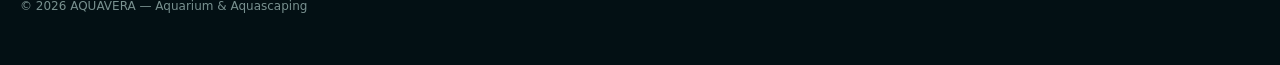
<file: pages/product.html>
<!doctype html><html lang="en"><head><meta charset="utf-8"><meta name="viewport" content="width=device-width,initial-scale=1"><meta name="description" content="AQUAVERA — Aquarium & Aquascaping"><title>Product · AQUAVERA</title><link rel="icon" href="../assets/images/branding/aquavera-logo.jpg"><link rel="stylesheet" href="../css/style.css"></head><body><div class="topbar"><div class="topbar-inner"><span>🚚 Free shipping on orders over $75</span><span>🌿 Everything for a healthier aquarium · Expert support</span><span>☎ +1 (813) 555-0199 · support@aquavera.example</span></div></div>
<header class="header"><div class="nav"><a href="../index.html"><img class="logo" src="../assets/images/branding/aquavera-logo.jpg" alt="AQUAVERA"></a><form class="search" data-search-form><input placeholder="Search for products, categories, brands..." aria-label="Search"><button>⌕</button></form><div class="nav-actions"><a class="icon-btn" href="../pages/about.html">About</a><a class="icon-btn" href="../pages/cart.html">Bag <span data-cart-count>0</span></a></div></div><nav class="menu"><a href="../pages/shop.html">Shop All</a><a href="../pages/shop.html?category=Aquariums">Aquariums</a><a href="../pages/shop.html?category=Filtration">Filtration</a><a href="../pages/shop.html?category=Lighting">Lighting</a><a href="../pages/shop.html?category=Heating">Heating</a><a href="../pages/shop.html?category=Plants">Plants</a><a href="../pages/shop.html?category=Substrates">Substrates</a><a href="../pages/shop.html?category=Decorations">Decorations</a><a href="../pages/shop.html?category=Water%20Care">Water Care</a><a href="../pages/shop.html?category=Accessories">Accessories</a><a href="../pages/guides.html">Guides</a></nav></header><main class='content-light'><section class='section' style='margin-top:0'><div data-product></div></section></main><footer class="footer"><div class="footer-inner"><div><img class="logo" src="../assets/images/branding/aquavera-logo.jpg" alt="AQUAVERA"><p>Premium aquarium accessories, aquascaping essentials and practical guidance for healthier underwater worlds.</p></div><div><h4>Shop</h4><a href="shop.html">All Products</a><a href="shop.html?category=Filtration">Filtration</a><a href="shop.html?category=Lighting">Lighting</a><a href="shop.html?category=Plants">Plants</a></div><div><h4>Explore</h4><a href="collections.html">Collections</a><a href="guides.html">Guides</a><a href="about.html">About AQUAVERA</a><a href="contact.html">Support</a></div><div><h4>Contact</h4><p>support@aquavera.example</p><p>+1 (813) 555-0199</p><p>Tampa, FL 33602, USA</p></div></div><div style="max-width:1240px;margin:35px auto 0;color:#78908f;font-size:12px">© 2026 AQUAVERA — Aquarium & Aquascaping</div></footer><script src="../js/data.js"></script><script src="../js/app.js"></script></body></html>
</file>
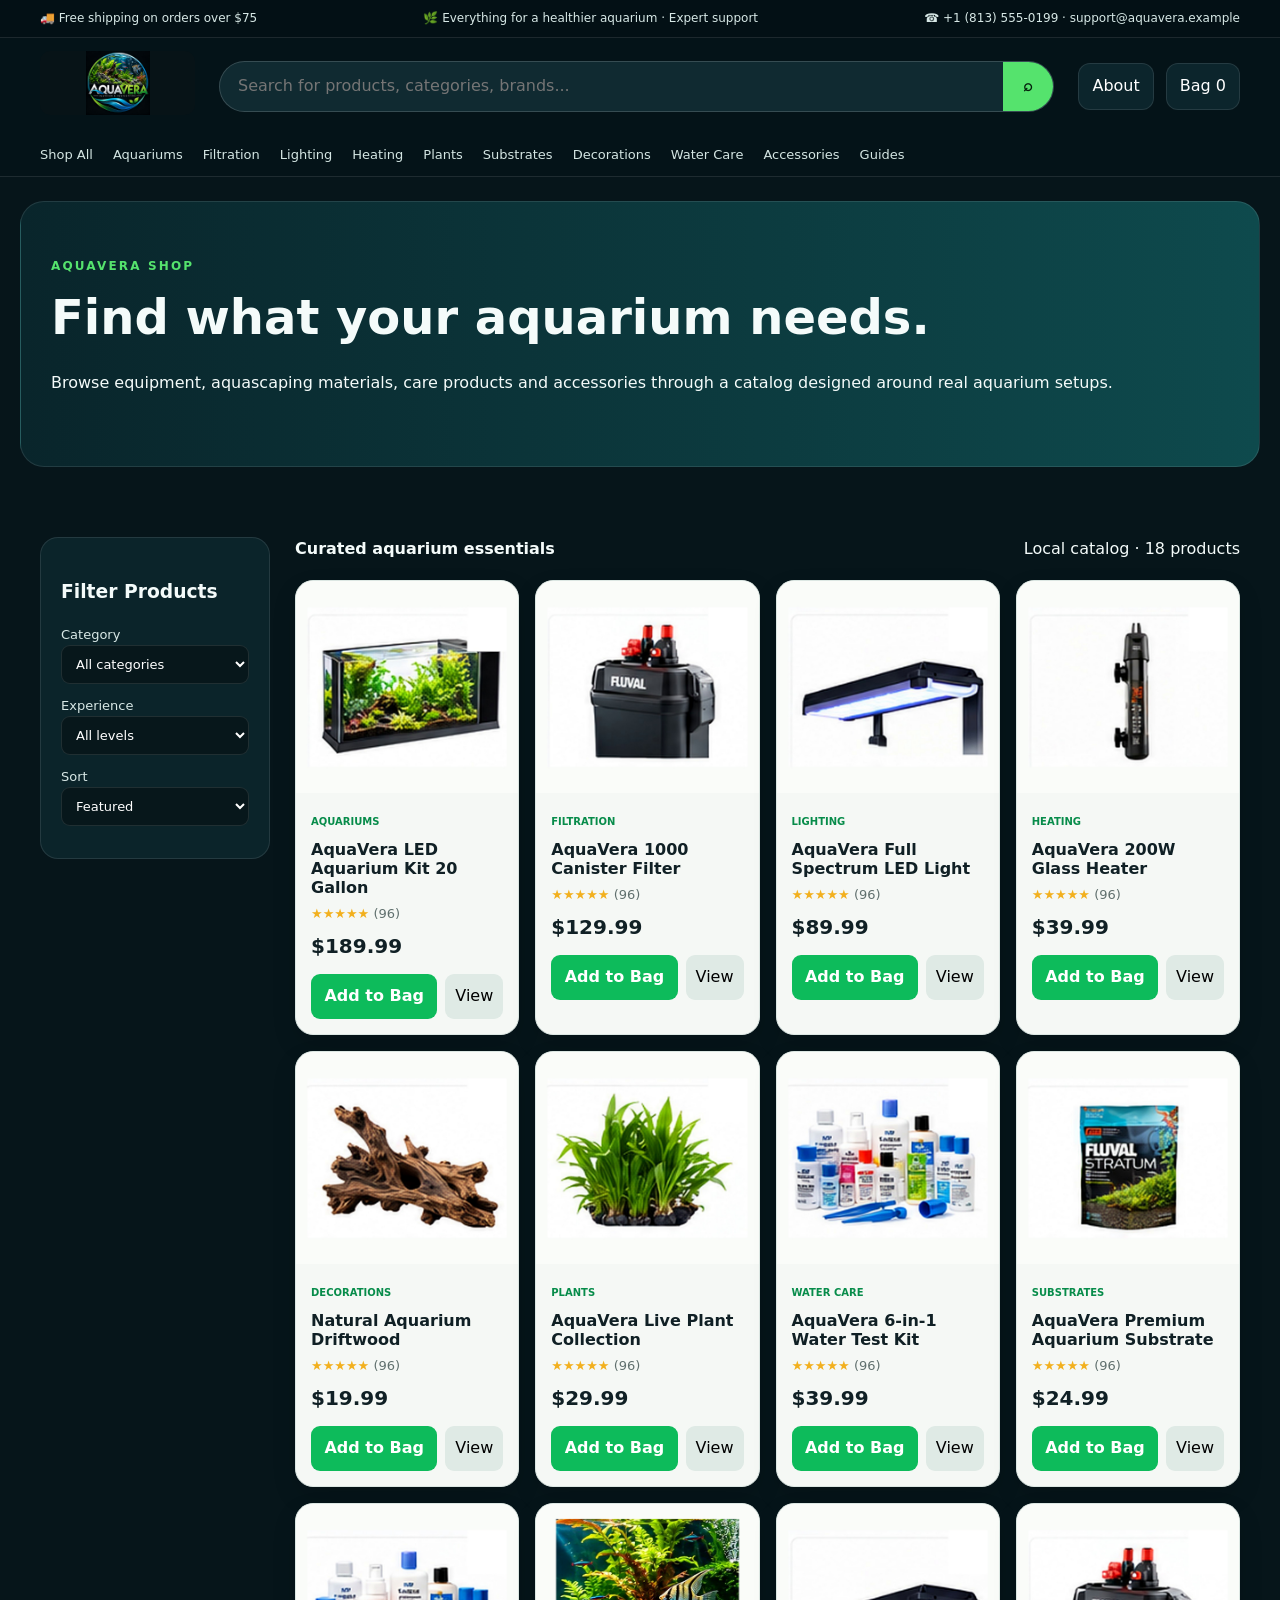
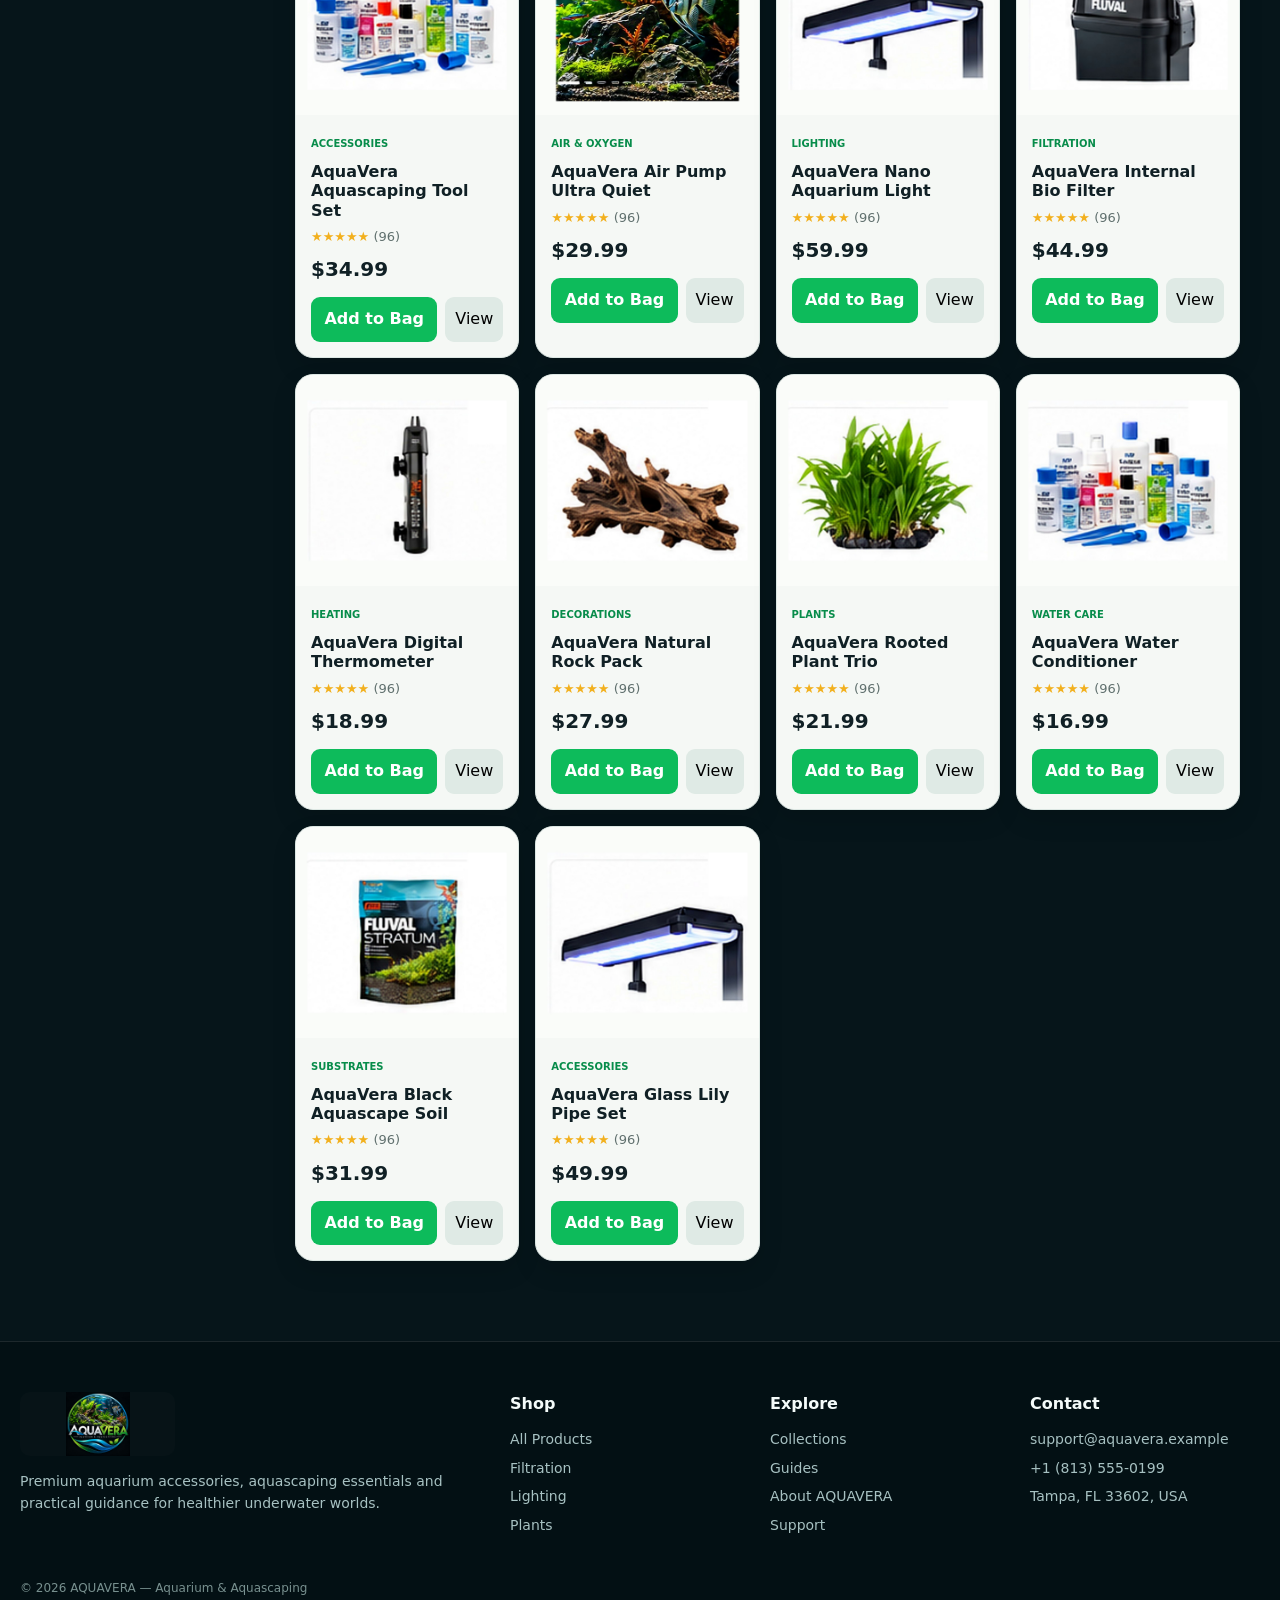
<file: pages/shop.html>
<!doctype html><html lang="en"><head><meta charset="utf-8"><meta name="viewport" content="width=device-width,initial-scale=1"><meta name="description" content="AQUAVERA — Aquarium & Aquascaping"><title>Shop · AQUAVERA</title><link rel="icon" href="../assets/images/branding/aquavera-logo.jpg"><link rel="stylesheet" href="../css/style.css"></head><body><div class="topbar"><div class="topbar-inner"><span>🚚 Free shipping on orders over $75</span><span>🌿 Everything for a healthier aquarium · Expert support</span><span>☎ +1 (813) 555-0199 · support@aquavera.example</span></div></div>
<header class="header"><div class="nav"><a href="../index.html"><img class="logo" src="../assets/images/branding/aquavera-logo.jpg" alt="AQUAVERA"></a><form class="search" data-search-form><input placeholder="Search for products, categories, brands..." aria-label="Search"><button>⌕</button></form><div class="nav-actions"><a class="icon-btn" href="../pages/about.html">About</a><a class="icon-btn" href="../pages/cart.html">Bag <span data-cart-count>0</span></a></div></div><nav class="menu"><a href="../pages/shop.html">Shop All</a><a href="../pages/shop.html?category=Aquariums">Aquariums</a><a href="../pages/shop.html?category=Filtration">Filtration</a><a href="../pages/shop.html?category=Lighting">Lighting</a><a href="../pages/shop.html?category=Heating">Heating</a><a href="../pages/shop.html?category=Plants">Plants</a><a href="../pages/shop.html?category=Substrates">Substrates</a><a href="../pages/shop.html?category=Decorations">Decorations</a><a href="../pages/shop.html?category=Water%20Care">Water Care</a><a href="../pages/shop.html?category=Accessories">Accessories</a><a href="../pages/guides.html">Guides</a></nav></header><main><section class="page-hero"><div class="eyebrow">AQUAVERA SHOP</div><h1>Find what your aquarium needs.</h1><p>Browse equipment, aquascaping materials, care products and accessories through a catalog designed around real aquarium setups.</p></section><section class="section"><div class="shop-layout"><aside class="filters"><h3>Filter Products</h3><label>Category<select id="categoryFilter"><option value="">All categories</option><option>Aquariums</option><option>Filtration</option><option>Lighting</option><option>Heating</option><option>Plants</option><option>Substrates</option><option>Decorations</option><option>Water Care</option><option>Accessories</option><option>Air & Oxygen</option></select></label><label>Experience<select id="levelFilter"><option value="">All levels</option><option>Beginner</option><option>Intermediate</option><option>Advanced</option></select></label><label>Sort<select id="sort"><option value="featured">Featured</option><option value="low">Price: Low to High</option><option value="high">Price: High to Low</option><option value="name">Name</option></select></label></aside><div><div class="toolbar"><strong>Curated aquarium essentials</strong><span>Local catalog · 18 products</span></div><div class="product-grid" data-shop-grid></div></div></div></section></main><footer class="footer"><div class="footer-inner"><div><img class="logo" src="../assets/images/branding/aquavera-logo.jpg" alt="AQUAVERA"><p>Premium aquarium accessories, aquascaping essentials and practical guidance for healthier underwater worlds.</p></div><div><h4>Shop</h4><a href="shop.html">All Products</a><a href="shop.html?category=Filtration">Filtration</a><a href="shop.html?category=Lighting">Lighting</a><a href="shop.html?category=Plants">Plants</a></div><div><h4>Explore</h4><a href="collections.html">Collections</a><a href="guides.html">Guides</a><a href="about.html">About AQUAVERA</a><a href="contact.html">Support</a></div><div><h4>Contact</h4><p>support@aquavera.example</p><p>+1 (813) 555-0199</p><p>Tampa, FL 33602, USA</p></div></div><div style="max-width:1240px;margin:35px auto 0;color:#78908f;font-size:12px">© 2026 AQUAVERA — Aquarium & Aquascaping</div></footer><script src="../js/data.js"></script><script src="../js/app.js"></script></body></html>
</file>
<file: css/style.css>
:root{--bg:#06151a;--bg2:#0a2229;--panel:#0e2b32;--text:#f4fbfa;--muted:#a7c1c2;--line:rgba(255,255,255,.1);--green:#55e36d;--teal:#16d8d1;--lime:#b5f36b;--cream:#f4f7f2;--dark:#102126;--white:#fff;--shadow:0 20px 50px rgba(0,0,0,.22)}
*{box-sizing:border-box}html{scroll-behavior:smooth}body{margin:0;font-family:Inter,ui-sans-serif,system-ui,-apple-system,Segoe UI,sans-serif;background:var(--bg);color:var(--text);line-height:1.55}a{color:inherit;text-decoration:none}button,input,select,textarea{font:inherit}.topbar{background:#031015;border-bottom:1px solid var(--line);font-size:12px;color:#d7e8e6}.topbar-inner{max-width:1240px;margin:auto;padding:9px 20px;display:flex;justify-content:space-between;gap:20px}.header{position:sticky;top:0;z-index:50;background:rgba(5,20,25,.94);backdrop-filter:blur(14px);border-bottom:1px solid var(--line)}.nav{max-width:1240px;margin:auto;padding:13px 20px;display:flex;align-items:center;gap:24px}.logo{width:155px;height:64px;object-fit:contain;object-position:center;background:#071317;border-radius:10px}.search{flex:1;display:flex;border:1px solid rgba(255,255,255,.16);border-radius:999px;background:#102a31;overflow:hidden}.search input{flex:1;background:transparent;border:0;color:#fff;padding:12px 18px;outline:0}.search button{border:0;background:var(--green);color:#05200d;padding:0 20px;font-weight:800}.nav-actions{display:flex;gap:12px}.icon-btn{border:1px solid var(--line);background:#0c252c;color:#fff;border-radius:12px;padding:10px 13px;cursor:pointer}.menu{max-width:1240px;margin:auto;display:flex;gap:20px;padding:10px 20px;overflow:auto;white-space:nowrap}.menu a{font-size:13px;color:#d4e6e3}.menu a:hover{color:var(--green)}
.hero{max-width:1240px;margin:22px auto 0;min-height:570px;border-radius:26px;overflow:hidden;position:relative;background:url('../assets/images/hero/aquavera-hero.jpg') center/cover;box-shadow:var(--shadow)}.hero:after{content:"";position:absolute;inset:0;background:linear-gradient(90deg,rgba(2,13,17,.9),rgba(2,13,17,.48) 46%,rgba(2,13,17,.05))}.hero-copy{position:relative;z-index:1;max-width:590px;padding:100px 65px}.eyebrow{color:var(--green);text-transform:uppercase;letter-spacing:.18em;font-size:12px;font-weight:800}.hero h1{font-size:clamp(44px,6vw,78px);line-height:.98;margin:15px 0 22px;letter-spacing:-.055em}.hero h1 span{color:var(--green)}.hero p{font-size:18px;color:#e0eeee;max-width:520px}.btn{display:inline-flex;align-items:center;justify-content:center;border:0;border-radius:10px;padding:13px 20px;font-weight:800;cursor:pointer}.btn-primary{background:var(--green);color:#06200e}.btn-outline{border:1px solid rgba(255,255,255,.35);color:#fff;background:rgba(0,0,0,.15);margin-left:8px}
.benefits{max-width:1240px;margin:0 auto;display:grid;grid-template-columns:repeat(4,1fr);background:#092329;border:1px solid var(--line);border-radius:0 0 18px 18px}.benefit{padding:18px 20px;border-right:1px solid var(--line)}.benefit:last-child{border:0}.benefit strong{display:block}.benefit span{color:var(--muted);font-size:13px}
.section{max-width:1240px;margin:70px auto;padding:0 20px}.section-head{display:flex;align-items:end;justify-content:space-between;gap:20px;margin-bottom:24px}.section h2{font-size:36px;line-height:1.05;margin:4px 0}.section-kicker{color:var(--green);font-size:12px;font-weight:800;text-transform:uppercase;letter-spacing:.16em}
.category-grid{display:grid;grid-template-columns:repeat(5,1fr);gap:14px}.category-card{background:#0d2a31;border:1px solid var(--line);border-radius:18px;overflow:hidden;transition:.2s}.category-card:hover,.product-card:hover{transform:translateY(-4px);border-color:rgba(85,227,109,.5)}.category-card img{width:100%;aspect-ratio:1;object-fit:cover;display:block}.category-card div{padding:13px}.category-card strong{display:block}.category-card span{color:var(--muted);font-size:12px}
.collection-grid{display:grid;grid-template-columns:repeat(3,1fr);gap:18px}.collection-card{min-height:250px;border-radius:20px;overflow:hidden;position:relative;background:#123}.collection-card img{width:100%;height:100%;position:absolute;inset:0;object-fit:cover}.collection-card:after{content:"";position:absolute;inset:0;background:linear-gradient(transparent 25%,rgba(0,0,0,.88))}.collection-card .copy{position:absolute;z-index:1;bottom:0;padding:24px}.collection-card h3{margin:0 0 5px;font-size:23px}.collection-card p{margin:0;color:#d5e4e3}
.product-grid{display:grid;grid-template-columns:repeat(4,1fr);gap:16px}.product-card{background:#f5f8f5;color:#102025;border-radius:18px;overflow:hidden;border:1px solid #dce7e3;transition:.2s;box-shadow:0 10px 25px rgba(0,0,0,.12)}.product-img{width:100%;aspect-ratio:1.05;object-fit:cover;background:#fff;display:block}.product-body{padding:15px}.badge{font-size:10px;color:#078c4a;font-weight:800;text-transform:uppercase}.product-card h3{font-size:16px;line-height:1.2;margin:7px 0}.stars{color:#f2b01e;font-size:13px}.price{font-size:20px;font-weight:900;margin:7px 0 12px}.product-actions{display:flex;gap:8px}.add{flex:1;background:#0dbb5b;color:white;border:0;border-radius:9px;padding:10px;font-weight:800;cursor:pointer}.details{background:#dfeae5;border:0;border-radius:9px;padding:10px;cursor:pointer}
.page-hero{max-width:1240px;margin:24px auto;padding:55px 30px;border-radius:24px;background:linear-gradient(90deg,#09252b,#0e4a4d);border:1px solid var(--line)}.page-hero h1{font-size:48px;margin:5px 0}.shop-layout{display:grid;grid-template-columns:230px 1fr;gap:25px}.filters{background:#0b242a;border:1px solid var(--line);padding:20px;border-radius:18px;height:max-content;position:sticky;top:120px}.filters label{display:block;font-size:13px;margin:12px 0;color:#d8e8e6}.filters select,.filters input{width:100%;padding:10px;border-radius:9px;border:1px solid var(--line);background:#07171b;color:#fff}.toolbar{display:flex;justify-content:space-between;gap:15px;margin-bottom:18px}.toolbar select{padding:10px;border-radius:9px;background:#0b242a;color:#fff;border:1px solid var(--line)}
.content-light{background:#f2f7f4;color:#122126;padding:70px 0;min-height:70vh}.content-light .muted{color:#5b7070}.detail{display:grid;grid-template-columns:1fr 1fr;gap:45px;align-items:start}.detail img{width:100%;border-radius:22px;background:#fff}.detail h1{font-size:50px;line-height:1.05}.detail .big-price{font-size:34px;font-weight:900}.qty{display:flex;gap:10px;align-items:center;margin:20px 0}.qty button{width:40px;height:40px;border:1px solid #cbd9d5;background:#fff;border-radius:8px}.qty input{width:60px;text-align:center;padding:10px;border:1px solid #cbd9d5;border-radius:8px}.faq{display:grid;grid-template-columns:repeat(2,1fr);gap:15px}.faq article{background:#0c292f;border:1px solid var(--line);border-radius:16px;padding:20px}
.footer{border-top:1px solid var(--line);margin-top:80px;padding:50px 20px;background:#031014}.footer-inner{max-width:1240px;margin:auto;display:grid;grid-template-columns:2fr repeat(3,1fr);gap:30px}.footer h4{margin:0 0 12px}.footer a,.footer p{color:var(--muted);font-size:14px;display:block;margin:7px 0}.cart-panel{max-width:900px;margin:40px auto}.cart-row{display:grid;grid-template-columns:100px 1fr auto auto;gap:18px;align-items:center;padding:15px 0;border-bottom:1px solid #d7e2de}.cart-row img{width:100px;height:100px;object-fit:cover;border-radius:12px}.cart-total{margin-top:25px;text-align:right}.empty{padding:50px;text-align:center;background:#0d2a31;border:1px solid var(--line);border-radius:18px}
@media(max-width:900px){.category-grid{grid-template-columns:repeat(3,1fr)}.product-grid{grid-template-columns:repeat(2,1fr)}.collection-grid{grid-template-columns:1fr 1fr}.shop-layout{grid-template-columns:1fr}.filters{position:static}.detail{grid-template-columns:1fr}.benefits{grid-template-columns:1fr 1fr}.footer-inner{grid-template-columns:1fr 1fr}.menu{display:none}.nav{flex-wrap:wrap}.search{order:3;flex-basis:100%}.hero{margin:12px 14px 0;min-height:500px}.hero-copy{padding:70px 35px}}
@media(max-width:560px){.topbar-inner{flex-direction:column;gap:2px}.logo{width:125px}.nav-actions .icon-btn{padding:8px}.hero{min-height:520px}.hero-copy{padding:55px 22px}.hero h1{font-size:45px}.hero p{font-size:15px}.benefits{margin:0 14px;grid-template-columns:1fr}.benefit{border-right:0;border-bottom:1px solid var(--line)}.category-grid{grid-template-columns:repeat(2,1fr)}.product-grid,.collection-grid,.faq{grid-template-columns:1fr}.section{margin:50px auto}.section h2{font-size:29px}.footer-inner{grid-template-columns:1fr}.detail h1{font-size:38px}.page-hero h1{font-size:38px}.cart-row{grid-template-columns:70px 1fr}.cart-row img{width:70px;height:70px}.cart-row .price,.cart-row .remove{grid-column:2}}
</file>
